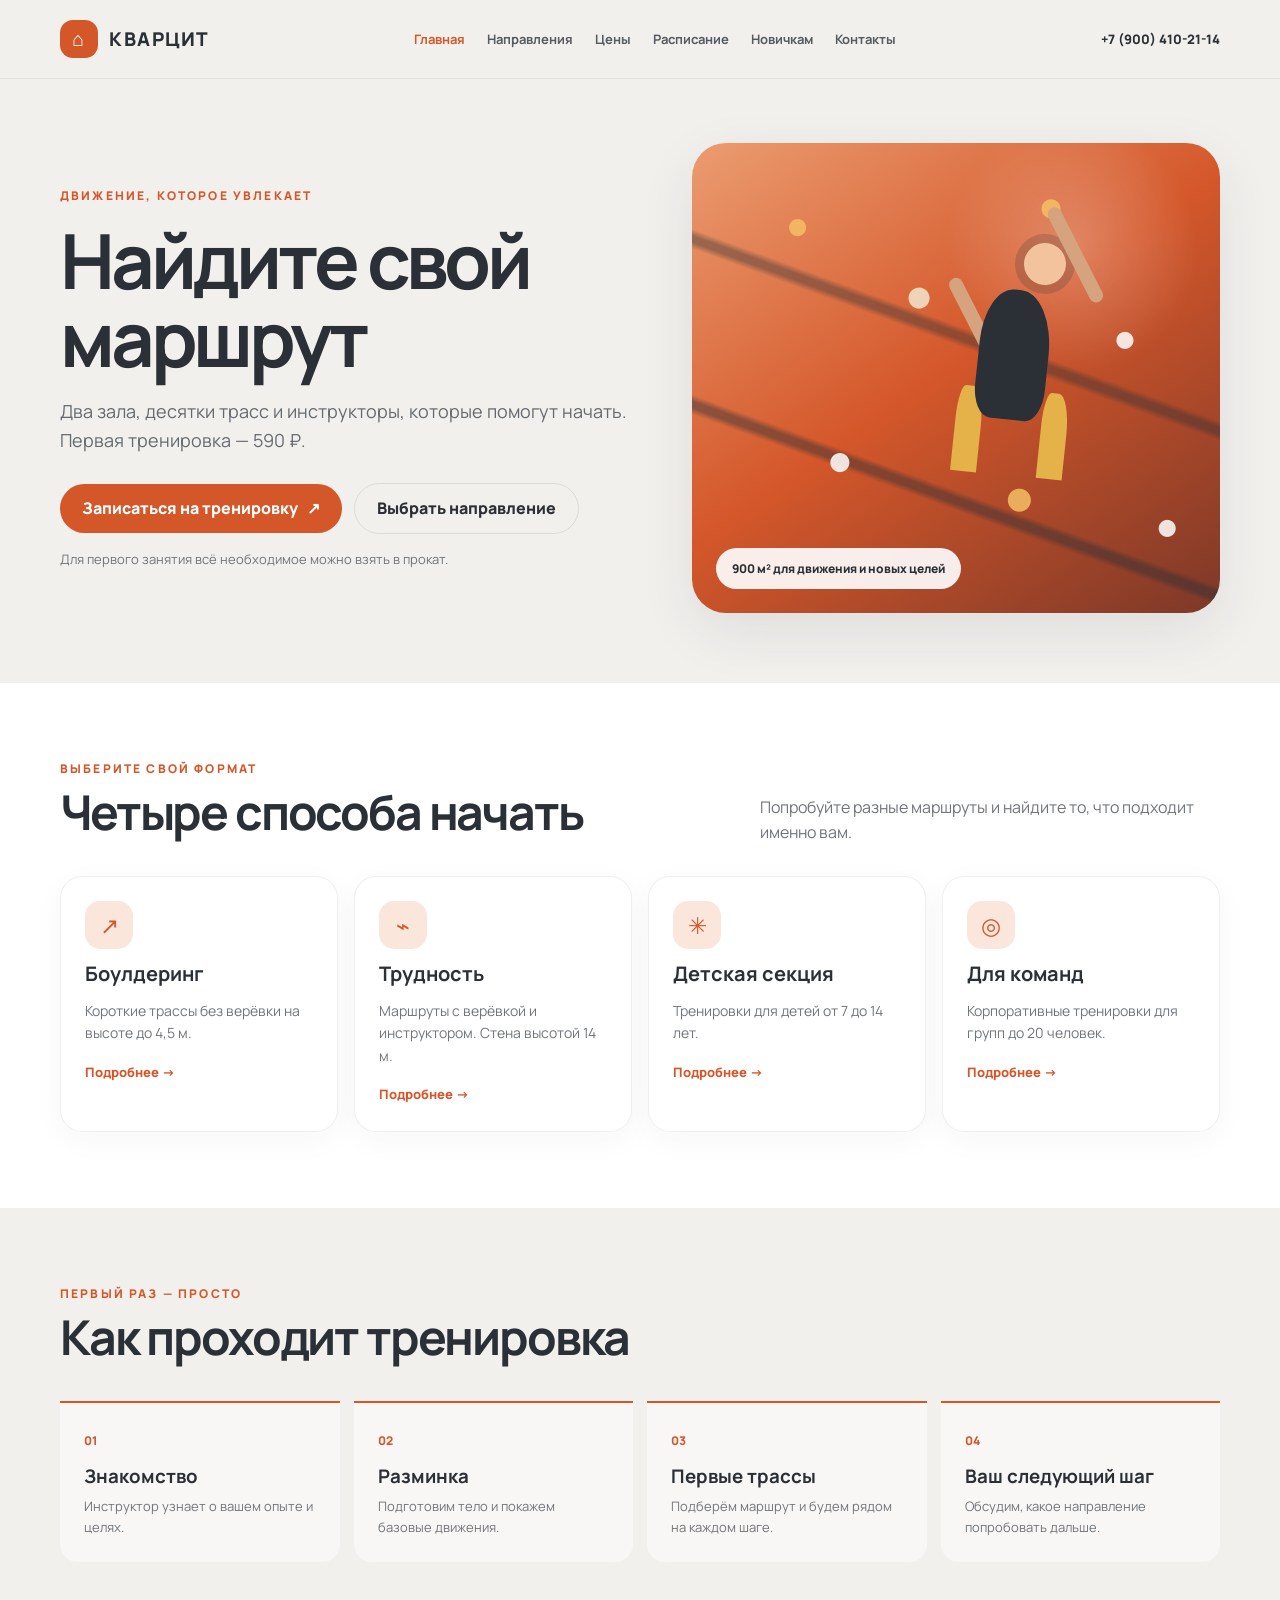
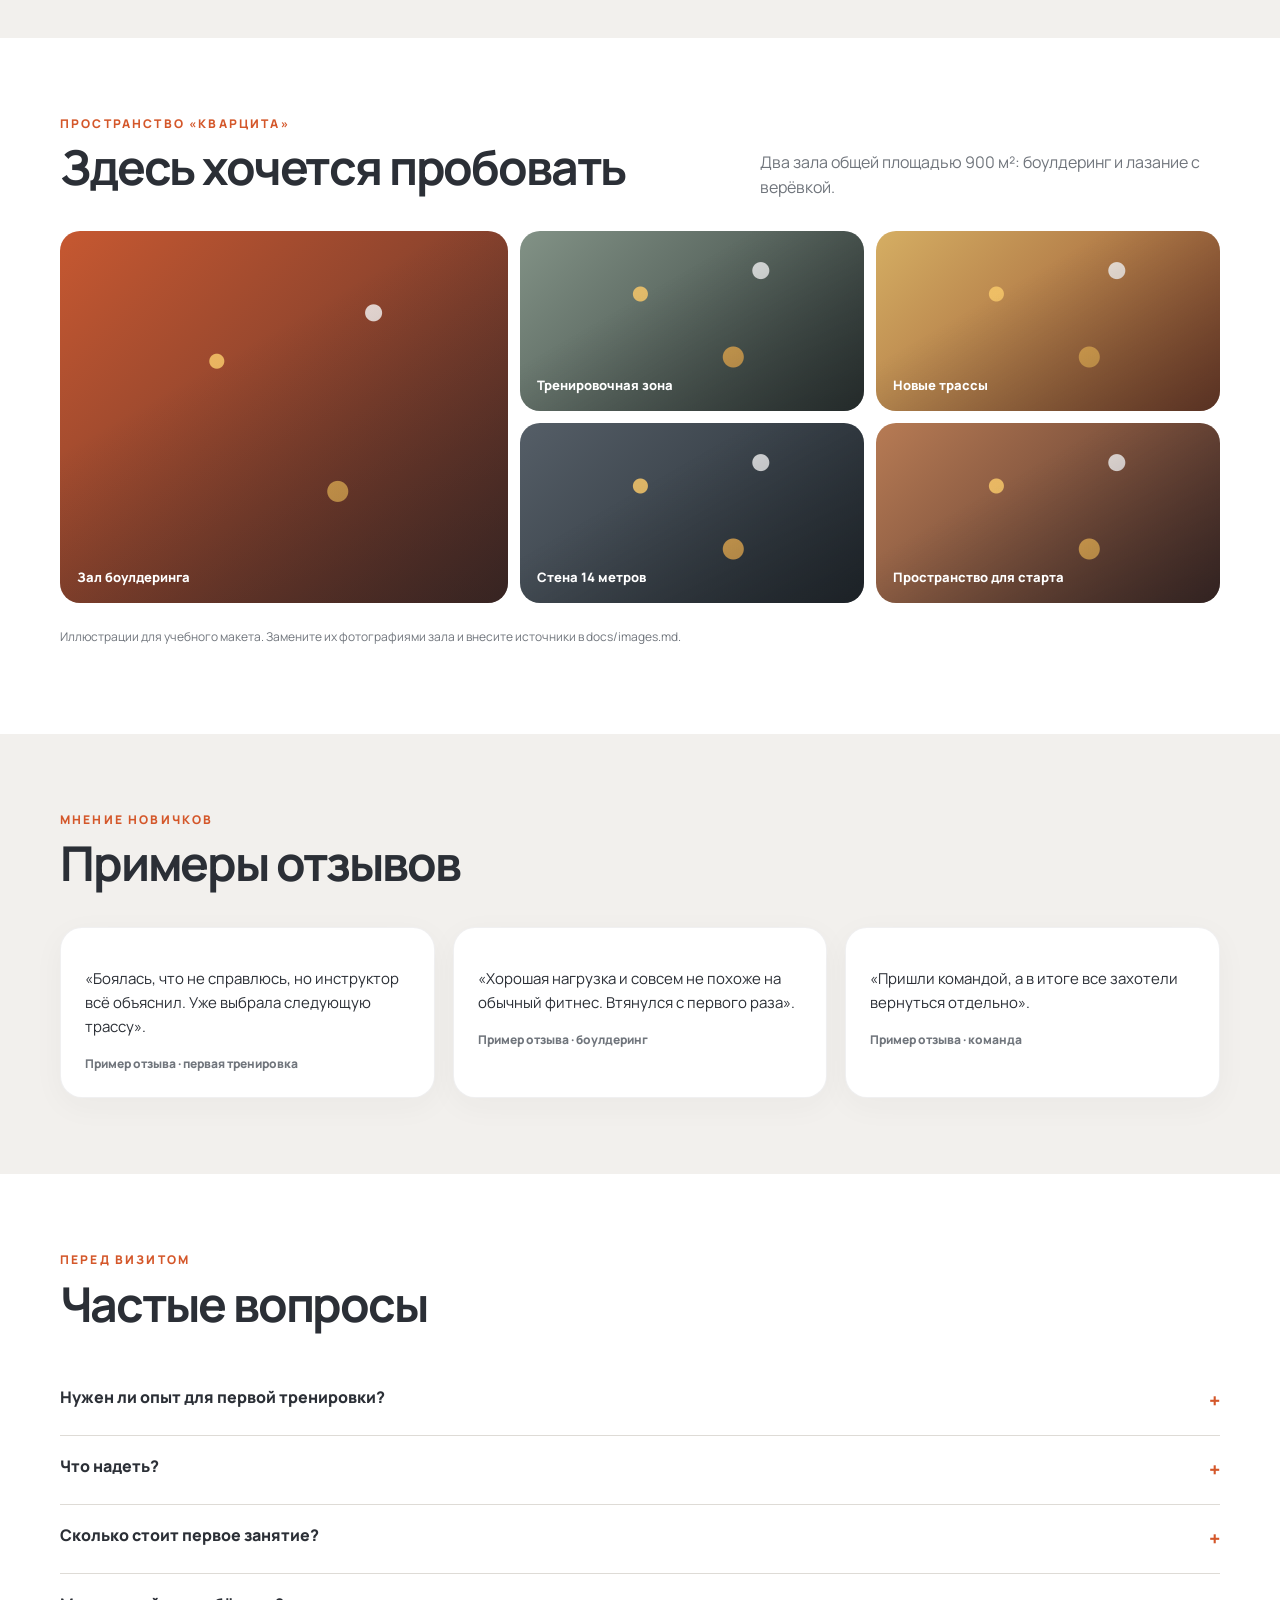
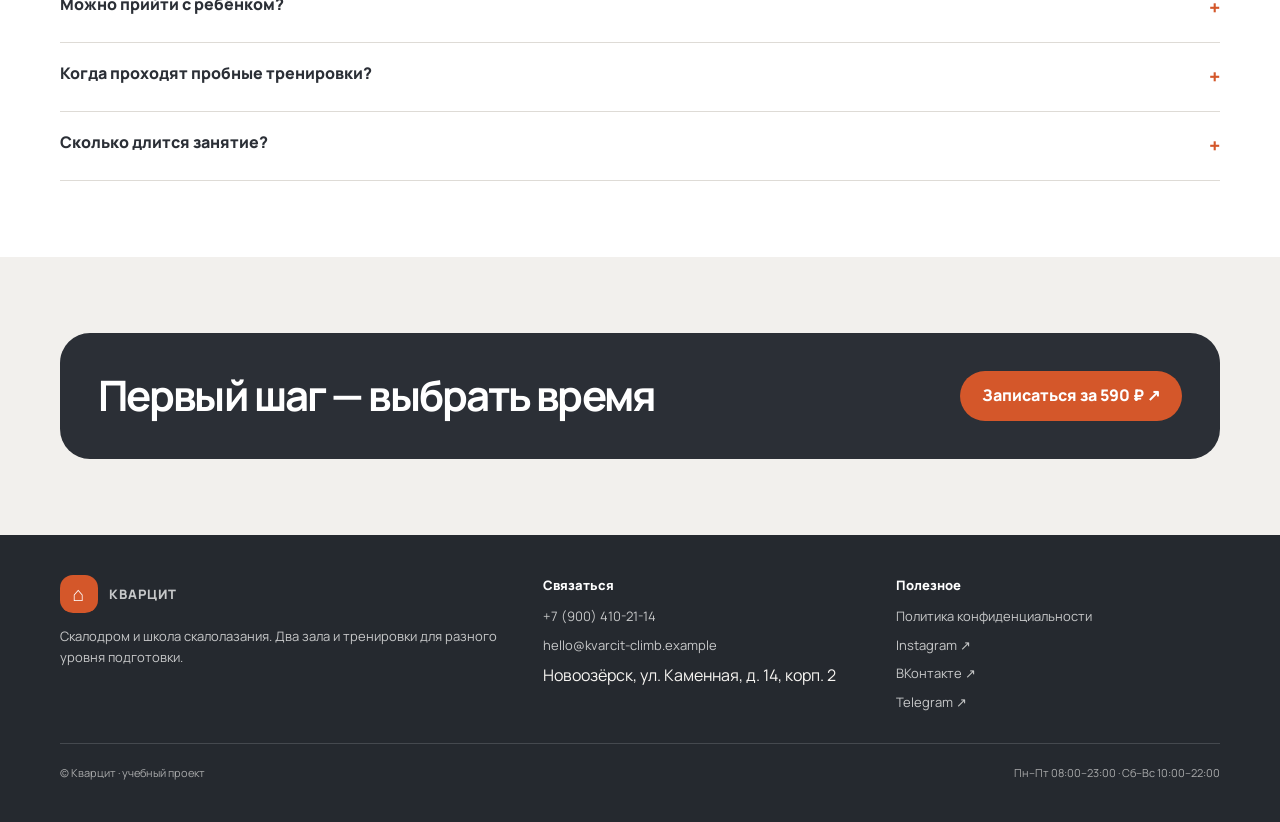
<file: index.html>
<!doctype html><html lang="ru"><head><meta charset="utf-8"><meta name="viewport" content="width=device-width,initial-scale=1"><title>Скалодром «Кварцит» — первая тренировка за 590 ₽</title><meta name="description" content="Боулдеринг, лазание с верёвкой и тренировки для детей в скалодроме «Кварцит». Запишитесь на первую тренировку с инструктором за 590 ₽."><meta property="og:title" content="Скалодром «Кварцит» — первая тренировка за 590 ₽"><meta property="og:description" content="Зал боулдеринга и маршруты с верёвкой. Начните с тренировки с инструктором."><meta property="og:image" content="img/og.png"><link rel="icon" href="img/favicon.svg" type="image/svg+xml"><link rel="stylesheet" href="css/style.css"><script defer src="js/config.js"></script><script defer src="js/analytics.js"></script><script defer src="js/site.js"></script></head><body><a class="skip-link" href="#main">К содержанию</a><header class="site-header"><div class="wrap header-row"><a class="brand" href="index.html"><span class="brand-mark">⌂</span> КВАРЦИТ</a><button class="menu-toggle" aria-expanded="false" aria-label="Открыть меню">Меню</button><nav class="nav" aria-label="Основная навигация"><a aria-current="page" href="index.html">Главная</a><a href="programs.html">Направления</a><a href="prices.html">Цены</a><a href="schedule.html">Расписание</a><a href="first-visit.html">Новичкам</a><a href="contacts.html">Контакты</a></nav><a class="header-phone" href="tel:+79004102114" data-event="contact_click" data-contact-type="phone">+7 (900) 410-21-14</a></div></header><main id="main"><section class="hero"><div class="wrap hero-grid"><div><div class="eyebrow">Движение, которое увлекает</div><h1>Найдите свой маршрут</h1><p>Два зала, десятки трасс и инструкторы, которые помогут начать. Первая тренировка — 590 ₽.</p><div class="hero-actions"><a class="button" href="contacts.html" data-event="cta_click" data-button-name="hero_trial" data-page-section="hero">Записаться на тренировку <span>↗</span></a><a class="button secondary" href="programs.html" data-event="view_program" data-program-name="all">Выбрать направление</a></div><div class="hero-note">Для первого занятия всё необходимое можно взять в прокат.</div></div><div class="hero-art" role="img" aria-label="Иллюстрация скалолаза на терракотовой стене"><div class="wall-holds"></div><div class="climber"><i class="climber-limb"></i></div><div class="art-label">900 м² для движения и новых целей</div></div></div></section><section class="section white"><div class="wrap"><div class="section-heading"><div><div class="eyebrow">Выберите свой формат</div><h2>Четыре способа начать</h2></div><p>Попробуйте разные маршруты и найдите то, что подходит именно вам.</p></div><div class="grid-4"><article class="card"><div class="card-icon">↗</div><h3>Боулдеринг</h3><p>Короткие трассы без верёвки на высоте до 4,5 м.</p><a class="text-link" href="programs.html#bouldering" data-event="view_program" data-program-name="bouldering">Подробнее →</a></article><article class="card"><div class="card-icon">⌁</div><h3>Трудность</h3><p>Маршруты с верёвкой и инструктором. Стена высотой 14 м.</p><a class="text-link" href="programs.html#top-rope" data-event="view_program" data-program-name="top_rope">Подробнее →</a></article><article class="card"><div class="card-icon">✳</div><h3>Детская секция</h3><p>Тренировки для детей от 7 до 14 лет.</p><a class="text-link" href="programs.html#kids" data-event="view_program" data-program-name="kids">Подробнее →</a></article><article class="card"><div class="card-icon">◎</div><h3>Для команд</h3><p>Корпоративные тренировки для групп до 20 человек.</p><a class="text-link" href="programs.html#corporate" data-event="view_program" data-program-name="corporate">Подробнее →</a></article></div></div></section><section class="section"><div class="wrap"><div class="section-heading"><div><div class="eyebrow">Первый раз — просто</div><h2>Как проходит тренировка</h2></div></div><div class="steps"><div class="step"><h3>Знакомство</h3><p>Инструктор узнает о вашем опыте и целях.</p></div><div class="step"><h3>Разминка</h3><p>Подготовим тело и покажем базовые движения.</p></div><div class="step"><h3>Первые трассы</h3><p>Подберём маршрут и будем рядом на каждом шаге.</p></div><div class="step"><h3>Ваш следующий шаг</h3><p>Обсудим, какое направление попробовать дальше.</p></div></div></div></section><section class="section white"><div class="wrap"><div class="section-heading"><div><div class="eyebrow">Пространство «Кварцита»</div><h2>Здесь хочется пробовать</h2></div><p>Два зала общей площадью 900 м²: боулдеринг и лазание с верёвкой.</p></div><div class="gallery" data-gallery><div class="gallery-tile" role="img" aria-label="Иллюстрация зала боулдеринга"><span>Зал боулдеринга</span></div><div class="gallery-tile" role="img" aria-label="Иллюстрация тренировочной зоны"><span>Тренировочная зона</span></div><div class="gallery-tile" role="img" aria-label="Иллюстрация зацепов"><span>Новые трассы</span></div><div class="gallery-tile" role="img" aria-label="Иллюстрация стены для лазания"><span>Стена 14 метров</span></div><div class="gallery-tile" role="img" aria-label="Иллюстрация зала"><span>Пространство для старта</span></div><div class="gallery-tile" role="img" aria-label="Иллюстрация скалодрома"><span>Встречаемся на стене</span></div></div><p class="hint">Иллюстрации для учебного макета. Замените их фотографиями зала и внесите источники в docs/images.md.</p></div></section><section class="section"><div class="wrap"><div class="section-heading"><div><div class="eyebrow">Мнение новичков</div><h2>Примеры отзывов</h2></div></div><div class="grid-3"><article class="card"><p class="quote">«Боялась, что не справлюсь, но инструктор всё объяснил. Уже выбрала следующую трассу».</p><div class="quote-by">Пример отзыва · первая тренировка</div></article><article class="card"><p class="quote">«Хорошая нагрузка и совсем не похоже на обычный фитнес. Втянулся с первого раза».</p><div class="quote-by">Пример отзыва · боулдеринг</div></article><article class="card"><p class="quote">«Пришли командой, а в итоге все захотели вернуться отдельно».</p><div class="quote-by">Пример отзыва · команда</div></article></div></div></section><section class="section white"><div class="wrap"><div class="section-heading"><div><div class="eyebrow">Перед визитом</div><h2>Частые вопросы</h2></div></div><details class="faq-item"><summary data-event="faq_open" data-question-id="faq_1">Нужен ли опыт для первой тренировки?</summary><p>Нет. Инструктор подберёт маршрут и объяснит основы. Пробные тренировки проходят ежедневно.</p></details><details class="faq-item"><summary data-event="faq_open" data-question-id="faq_2">Что надеть?</summary><p>Удобную спортивную одежду. Скальные туфли можно взять в прокат за 200 ₽.</p></details><details class="faq-item"><summary data-event="faq_open" data-question-id="faq_3">Сколько стоит первое занятие?</summary><p>Первая тренировка с инструктором стоит 590 ₽ по акции. Обычная цена — 1 200 ₽.</p></details><details class="faq-item"><summary data-event="faq_open" data-question-id="faq_4">Можно прийти с ребёнком?</summary><p>Для детей от 7 до 14 лет есть отдельная секция. Подробности расскажем при записи.</p></details><details class="faq-item"><summary data-event="faq_open" data-question-id="faq_5">Когда проходят пробные тренировки?</summary><p>Каждый день в 11:00, 17:00, 19:00 и 20:30.</p></details><details class="faq-item"><summary data-event="faq_open" data-question-id="faq_6">Сколько длится занятие?</summary><p>Продолжительность в задании не указана. Уточните удобное время у администратора при записи.</p></details></div></section><section class="section"><div class="wrap banner"><h2>Первый шаг — выбрать время</h2><a class="button" href="contacts.html" data-event="cta_click" data-button-name="home_final" data-page-section="final_cta">Записаться за 590 ₽ ↗</a></div></section></main><footer class="site-footer"><div class="wrap"><div class="footer-row"><div><a class="brand" href="index.html"><span class="brand-mark">⌂</span> КВАРЦИТ</a><p>Скалодром и школа скалолазания. Два зала и тренировки для разного уровня подготовки.</p></div><div><div class="footer-title">Связаться</div><div class="footer-links"><a href="tel:+79004102114" data-event="contact_click" data-contact-type="phone">+7 (900) 410-21-14</a><a href="mailto:hello@kvarcit-climb.example" data-event="contact_click" data-contact-type="email">hello@kvarcit-climb.example</a><span>Новоозёрск, ул. Каменная, д. 14, корп. 2</span></div></div><div><div class="footer-title">Полезное</div><div class="footer-links"><a href="privacy.html">Политика конфиденциальности</a><a href="https://instagram.com/" target="_blank" rel="noopener" data-event="social_click" data-network="instagram" data-page-section="footer">Instagram ↗</a><a href="https://vk.com/" target="_blank" rel="noopener" data-event="social_click" data-network="vk" data-page-section="footer">ВКонтакте ↗</a><a href="https://t.me/" target="_blank" rel="noopener" data-event="social_click" data-network="telegram" data-page-section="footer">Telegram ↗</a></div></div></div><div class="footer-bottom"><span>© Кварцит · учебный проект</span><span>Пн–Пт 08:00–23:00 · Сб–Вс 10:00–22:00</span></div></div></footer></body></html>
</file>
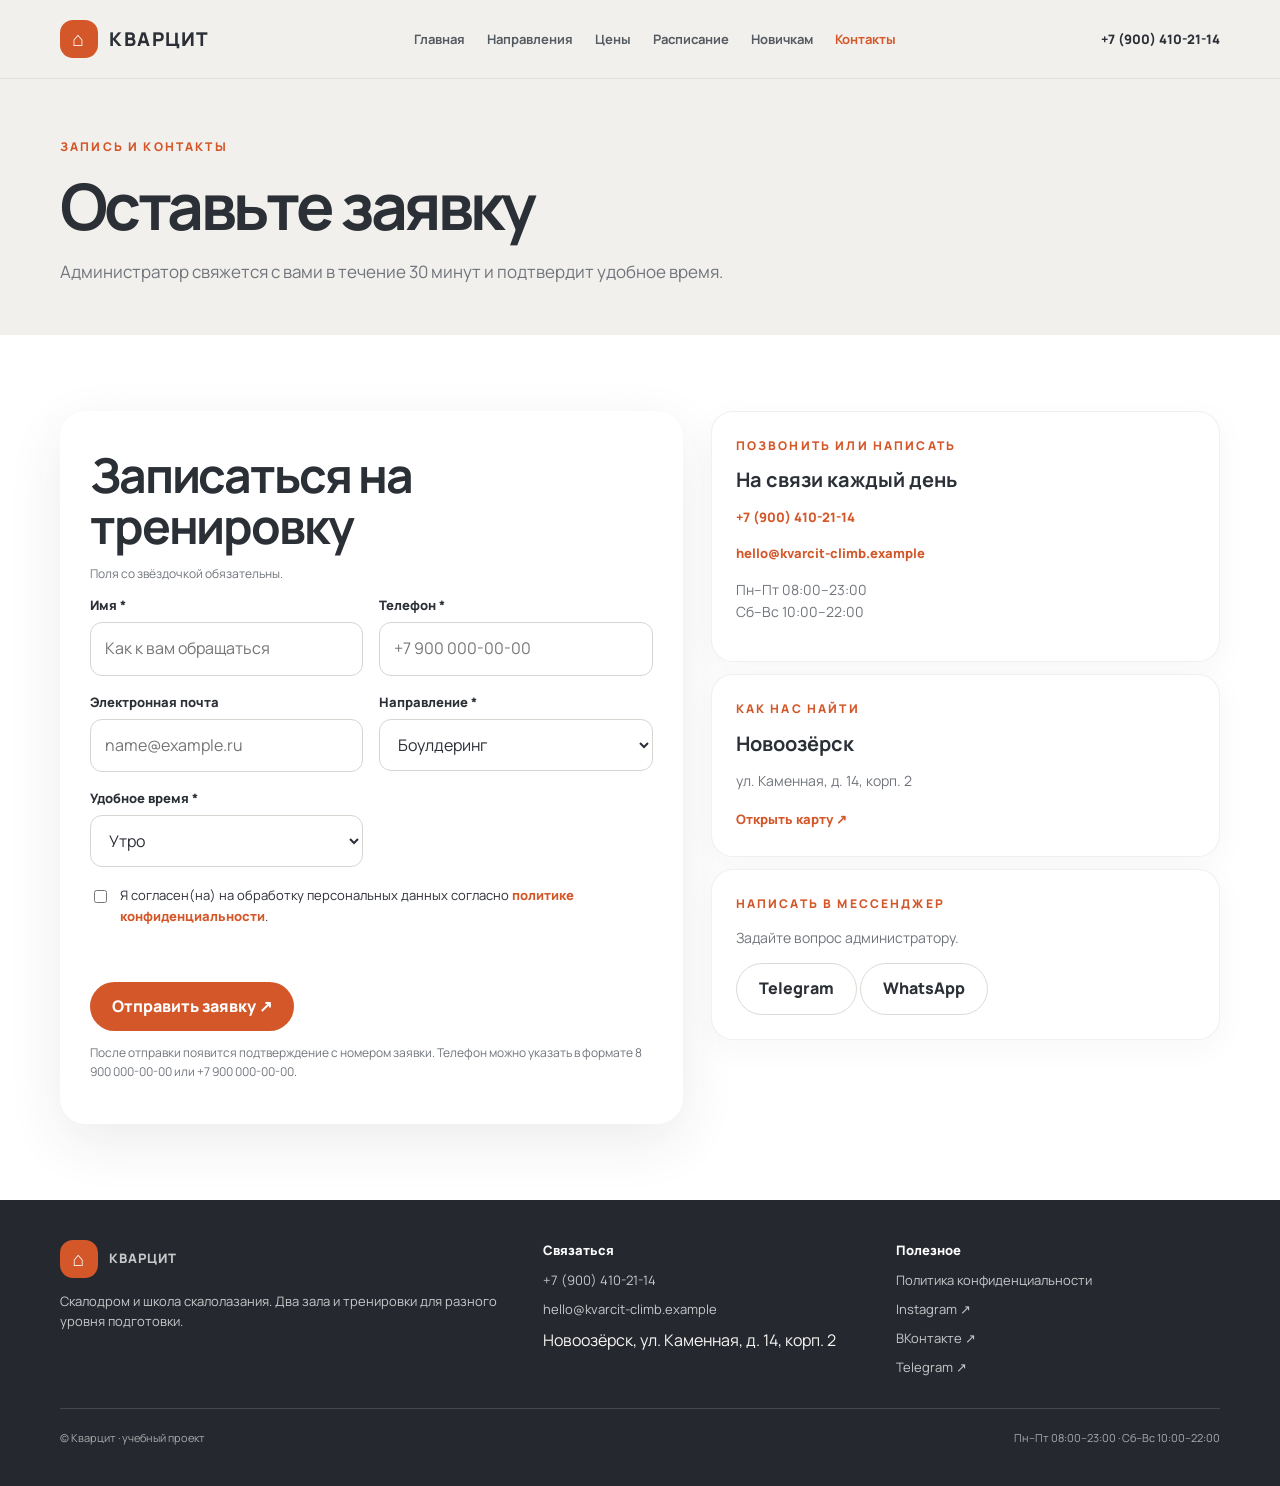
<file: contacts.html>
<!doctype html><html lang="ru"><head><meta charset="utf-8"><meta name="viewport" content="width=device-width,initial-scale=1"><title>Запись и контакты скалодрома «Кварцит»</title><meta name="description" content="Оставьте заявку на тренировку. Администратор свяжется с вами в течение 30 минут."><meta property="og:title" content="Запись и контакты скалодрома «Кварцит»"><meta property="og:description" content="Оставьте заявку на тренировку. Администратор свяжется с вами в течение 30 минут."><meta property="og:image" content="img/og.png"><link rel="icon" href="img/favicon.svg" type="image/svg+xml"><link rel="stylesheet" href="css/style.css"><script defer src="js/config.js"></script><script defer src="js/analytics.js"></script><script defer src="js/site.js"></script></head><body><a class="skip-link" href="#main">К содержанию</a><header class="site-header"><div class="wrap header-row"><a class="brand" href="index.html"><span class="brand-mark">⌂</span> КВАРЦИТ</a><button class="menu-toggle" aria-expanded="false" aria-label="Открыть меню">Меню</button><nav class="nav" aria-label="Основная навигация"><a  href="index.html">Главная</a><a  href="programs.html">Направления</a><a  href="prices.html">Цены</a><a  href="schedule.html">Расписание</a><a  href="first-visit.html">Новичкам</a><a aria-current=page href="contacts.html">Контакты</a></nav><a class="header-phone" href="tel:+79004102114" data-event="contact_click" data-contact-type="phone">+7 (900) 410-21-14</a></div></header><main id="main"><section class="page-hero"><div class="wrap"><div class="eyebrow">Запись и контакты</div><h1>Оставьте заявку</h1><p>Администратор свяжется с вами в течение 30 минут и подтвердит удобное время.</p></div></section><section class="section white"><div class="wrap contact-layout"><form class="form-card" id="lead-form" novalidate><h2>Записаться на тренировку</h2><p class="hint">Поля со звёздочкой обязательны.</p><div class="form-grid"><div class="field"><label for="name">Имя *</label><input id="name" name="name" required minlength="2" maxlength="60" autocomplete="name" placeholder="Как к вам обращаться"></div><div class="field"><label for="phone">Телефон *</label><input id="phone" name="phone" type="tel" required autocomplete="tel" placeholder="+7 900 000-00-00"></div><div class="field"><label for="email">Электронная почта</label><input id="email" name="email" type="email" autocomplete="email" placeholder="name@example.ru"></div><div class="field"><label for="direction">Направление *</label><select id="direction" name="direction" required><option value="bouldering">Боулдеринг</option><option value="top_rope">Трудность с верёвкой</option><option value="kids">Детская секция 7–14 лет</option><option value="corporate">Корпоративная тренировка</option></select></div><div class="field"><label for="preferred_time">Удобное время *</label><select id="preferred_time" name="preferred_time" required><option value="morning">Утро</option><option value="day">День</option><option value="evening">Вечер</option><option value="weekend">Выходные</option></select></div></div><input type="hidden" name="request_id"><input type="hidden" name="utm_source"><input type="hidden" name="utm_medium"><input type="hidden" name="utm_campaign"><input type="hidden" name="utm_content"><label class="consent"><input type="checkbox" name="consent" required><span>Я согласен(на) на обработку персональных данных согласно <a class="text-link" href="privacy.html">политике конфиденциальности</a>.</span></label><p class="form-message" role="status" aria-live="polite"></p><button type="submit">Отправить заявку ↗</button><p class="hint">После отправки появится подтверждение с номером заявки. Телефон можно указать в формате 8 900 000-00-00 или +7 900 000-00-00.</p></form><div class="contact-info"><div class="card"><div class="eyebrow">Позвонить или написать</div><h3>На связи каждый день</h3><p><a class="text-link" href="tel:+79004102114" data-event="contact_click" data-contact-type="phone">+7 (900) 410-21-14</a></p><p><a class="text-link" href="mailto:hello@kvarcit-climb.example" data-event="contact_click" data-contact-type="email">hello@kvarcit-climb.example</a></p><p>Пн–Пт 08:00–23:00<br>Сб–Вс 10:00–22:00</p></div><div class="card"><div class="eyebrow">Как нас найти</div><h3>Новоозёрск</h3><p>ул. Каменная, д. 14, корп. 2</p><a class="text-link" href="https://maps.google.com/?q=Новоозёрск+ул.+Каменная+14" target="_blank" rel="noopener" data-event="map_open" data-map-service="google">Открыть карту ↗</a></div><div class="card"><div class="eyebrow">Написать в мессенджер</div><p>Задайте вопрос администратору.</p><a class="button secondary" href="https://t.me/" target="_blank" rel="noopener" data-event="messenger_click" data-messenger="telegram">Telegram</a> <a class="button secondary" href="https://wa.me/79004102114" target="_blank" rel="noopener" data-event="messenger_click" data-messenger="whatsapp">WhatsApp</a></div></div></div></section></main><footer class="site-footer"><div class="wrap"><div class="footer-row"><div><a class="brand" href="index.html"><span class="brand-mark">⌂</span> КВАРЦИТ</a><p>Скалодром и школа скалолазания. Два зала и тренировки для разного уровня подготовки.</p></div><div><div class="footer-title">Связаться</div><div class="footer-links"><a href="tel:+79004102114" data-event="contact_click" data-contact-type="phone">+7 (900) 410-21-14</a><a href="mailto:hello@kvarcit-climb.example" data-event="contact_click" data-contact-type="email">hello@kvarcit-climb.example</a><span>Новоозёрск, ул. Каменная, д. 14, корп. 2</span></div></div><div><div class="footer-title">Полезное</div><div class="footer-links"><a href="privacy.html">Политика конфиденциальности</a><a href="https://instagram.com/" target="_blank" rel="noopener" data-event="social_click" data-network="instagram" data-page-section="footer">Instagram ↗</a><a href="https://vk.com/" target="_blank" rel="noopener" data-event="social_click" data-network="vk" data-page-section="footer">ВКонтакте ↗</a><a href="https://t.me/" target="_blank" rel="noopener" data-event="social_click" data-network="telegram" data-page-section="footer">Telegram ↗</a></div></div></div><div class="footer-bottom"><span>© Кварцит · учебный проект</span><span>Пн–Пт 08:00–23:00 · Сб–Вс 10:00–22:00</span></div></div></footer></body></html>
</file>
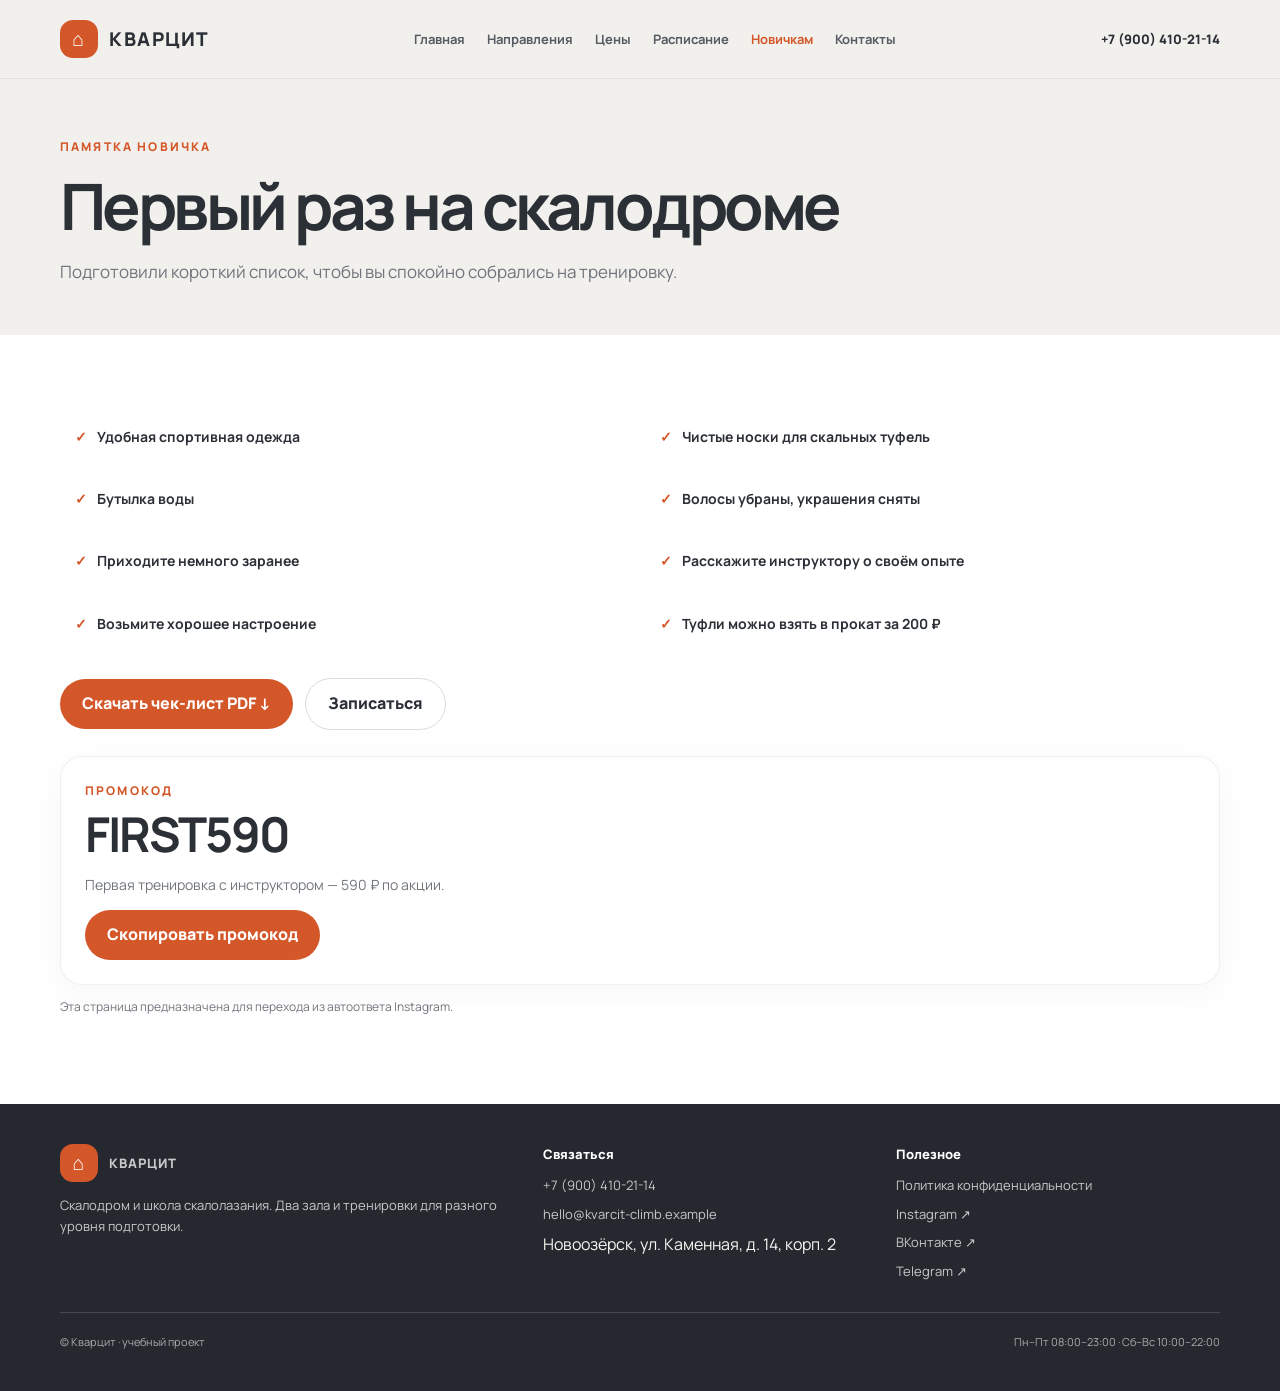
<file: first-visit.html>
<!doctype html><html lang="ru"><head><meta charset="utf-8"><meta name="viewport" content="width=device-width,initial-scale=1"><title>Памятка новичка — скалодром «Кварцит»</title><meta name="description" content="Что взять на первую тренировку, чек-лист и промокод FIRST590."><meta property="og:title" content="Памятка новичка — скалодром «Кварцит»"><meta property="og:description" content="Что взять на первую тренировку, чек-лист и промокод FIRST590."><meta property="og:image" content="img/og.png"><link rel="icon" href="img/favicon.svg" type="image/svg+xml"><link rel="stylesheet" href="css/style.css"><script defer src="js/config.js"></script><script defer src="js/analytics.js"></script><script defer src="js/site.js"></script></head><body><a class="skip-link" href="#main">К содержанию</a><header class="site-header"><div class="wrap header-row"><a class="brand" href="index.html"><span class="brand-mark">⌂</span> КВАРЦИТ</a><button class="menu-toggle" aria-expanded="false" aria-label="Открыть меню">Меню</button><nav class="nav" aria-label="Основная навигация"><a  href="index.html">Главная</a><a  href="programs.html">Направления</a><a  href="prices.html">Цены</a><a  href="schedule.html">Расписание</a><a aria-current=page href="first-visit.html">Новичкам</a><a  href="contacts.html">Контакты</a></nav><a class="header-phone" href="tel:+79004102114" data-event="contact_click" data-contact-type="phone">+7 (900) 410-21-14</a></div></header><main id="main"><section class="page-hero"><div class="wrap"><div class="eyebrow">Памятка новичка</div><h1>Первый раз на скалодроме</h1><p>Подготовили короткий список, чтобы вы спокойно собрались на тренировку.</p></div></section><section class="section white"><div class="wrap"><div class="checklist"><div class="check">Удобная спортивная одежда</div><div class="check">Чистые носки для скальных туфель</div><div class="check">Бутылка воды</div><div class="check">Волосы убраны, украшения сняты</div><div class="check">Приходите немного заранее</div><div class="check">Расскажите инструктору о своём опыте</div><div class="check">Возьмите хорошее настроение</div><div class="check">Туфли можно взять в прокат за 200 ₽</div></div><div class="hero-actions"><a class="button" href="files/first-visit-checklist.pdf" download data-event="file_download">Скачать чек-лист PDF ↓</a><a class="button secondary" href="contacts.html" data-event="cta_click" data-button-name="first_visit_cta" data-page-section="checklist">Записаться</a></div><div class="card" style="margin-top:26px"><div class="eyebrow">Промокод</div><h2>FIRST590</h2><p>Первая тренировка с инструктором — 590 ₽ по акции.</p><button type="button" data-copy="FIRST590">Скопировать промокод</button></div><p class="hint">Эта страница предназначена для перехода из автоответа Instagram.</p></div></section></main><footer class="site-footer"><div class="wrap"><div class="footer-row"><div><a class="brand" href="index.html"><span class="brand-mark">⌂</span> КВАРЦИТ</a><p>Скалодром и школа скалолазания. Два зала и тренировки для разного уровня подготовки.</p></div><div><div class="footer-title">Связаться</div><div class="footer-links"><a href="tel:+79004102114" data-event="contact_click" data-contact-type="phone">+7 (900) 410-21-14</a><a href="mailto:hello@kvarcit-climb.example" data-event="contact_click" data-contact-type="email">hello@kvarcit-climb.example</a><span>Новоозёрск, ул. Каменная, д. 14, корп. 2</span></div></div><div><div class="footer-title">Полезное</div><div class="footer-links"><a href="privacy.html">Политика конфиденциальности</a><a href="https://instagram.com/" target="_blank" rel="noopener" data-event="social_click" data-network="instagram" data-page-section="footer">Instagram ↗</a><a href="https://vk.com/" target="_blank" rel="noopener" data-event="social_click" data-network="vk" data-page-section="footer">ВКонтакте ↗</a><a href="https://t.me/" target="_blank" rel="noopener" data-event="social_click" data-network="telegram" data-page-section="footer">Telegram ↗</a></div></div></div><div class="footer-bottom"><span>© Кварцит · учебный проект</span><span>Пн–Пт 08:00–23:00 · Сб–Вс 10:00–22:00</span></div></div></footer></body></html>
</file>
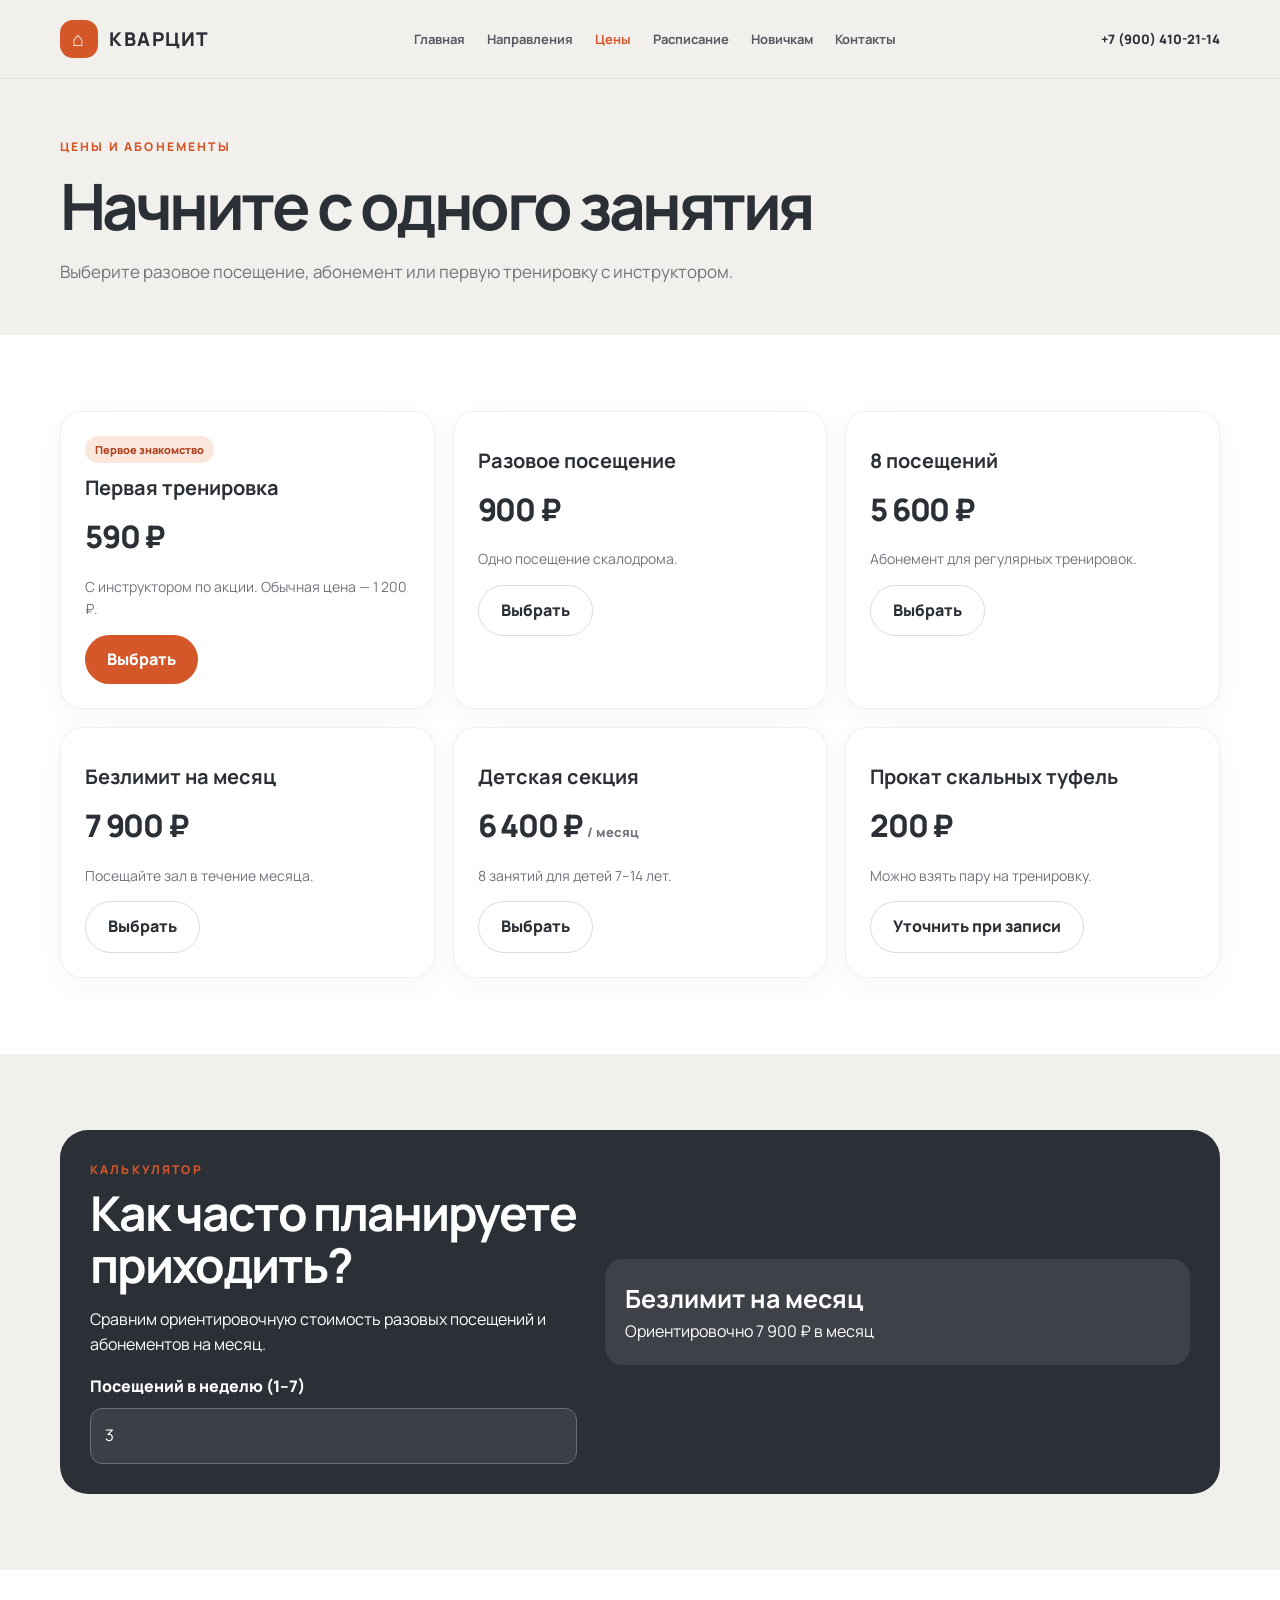
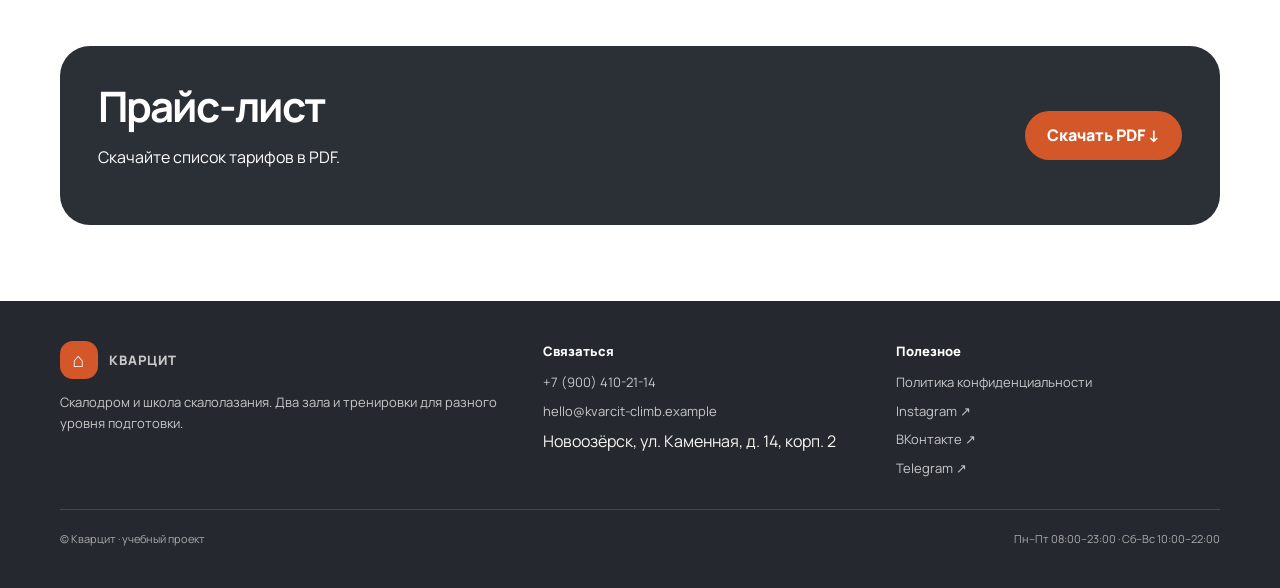
<file: prices.html>
<!doctype html><html lang="ru"><head><meta charset="utf-8"><meta name="viewport" content="width=device-width,initial-scale=1"><title>Цены скалодрома «Кварцит»</title><meta name="description" content="Стоимость первой тренировки, разового посещения, абонементов, детской секции и проката."><meta property="og:title" content="Цены скалодрома «Кварцит»"><meta property="og:description" content="Стоимость первой тренировки, разового посещения, абонементов, детской секции и проката."><meta property="og:image" content="img/og.png"><link rel="icon" href="img/favicon.svg" type="image/svg+xml"><link rel="stylesheet" href="css/style.css"><script defer src="js/config.js"></script><script defer src="js/analytics.js"></script><script defer src="js/site.js"></script></head><body><a class="skip-link" href="#main">К содержанию</a><header class="site-header"><div class="wrap header-row"><a class="brand" href="index.html"><span class="brand-mark">⌂</span> КВАРЦИТ</a><button class="menu-toggle" aria-expanded="false" aria-label="Открыть меню">Меню</button><nav class="nav" aria-label="Основная навигация"><a  href="index.html">Главная</a><a  href="programs.html">Направления</a><a aria-current=page href="prices.html">Цены</a><a  href="schedule.html">Расписание</a><a  href="first-visit.html">Новичкам</a><a  href="contacts.html">Контакты</a></nav><a class="header-phone" href="tel:+79004102114" data-event="contact_click" data-contact-type="phone">+7 (900) 410-21-14</a></div></header><main id="main"><section class="page-hero"><div class="wrap"><div class="eyebrow">Цены и абонементы</div><h1>Начните с одного занятия</h1><p>Выберите разовое посещение, абонемент или первую тренировку с инструктором.</p></div></section><section class="section white"><div class="wrap"><div class="grid-3"><article class="card"><span class="tag">Первое знакомство</span><h3>Первая тренировка</h3><div class="price">590 ₽</div><p>С инструктором по акции. Обычная цена — 1 200 ₽.</p><a class="button" href="contacts.html" data-event="select_tariff" data-tariff-name="trial" data-tariff-price="590">Выбрать</a></article><article class="card"><h3>Разовое посещение</h3><div class="price">900 ₽</div><p>Одно посещение скалодрома.</p><a class="button secondary" href="contacts.html" data-event="select_tariff" data-tariff-name="single" data-tariff-price="900">Выбрать</a></article><article class="card"><h3>8 посещений</h3><div class="price">5 600 ₽</div><p>Абонемент для регулярных тренировок.</p><a class="button secondary" href="contacts.html" data-event="select_tariff" data-tariff-name="8_visits" data-tariff-price="5600">Выбрать</a></article><article class="card"><h3>Безлимит на месяц</h3><div class="price">7 900 ₽</div><p>Посещайте зал в течение месяца.</p><a class="button secondary" href="contacts.html" data-event="select_tariff" data-tariff-name="unlimited" data-tariff-price="7900">Выбрать</a></article><article class="card"><h3>Детская секция</h3><div class="price">6 400 ₽ <small>/ месяц</small></div><p>8 занятий для детей 7–14 лет.</p><a class="button secondary" href="contacts.html?direction=kids" data-event="select_tariff" data-tariff-name="kids" data-tariff-price="6400">Выбрать</a></article><article class="card"><h3>Прокат скальных туфель</h3><div class="price">200 ₽</div><p>Можно взять пару на тренировку.</p><a class="button secondary" href="contacts.html" data-event="cta_click" data-button-name="rental_question" data-page-section="prices">Уточнить при записи</a></article></div></div></section><section class="section"><div class="wrap"><div class="calc"><div><div class="eyebrow">Калькулятор</div><h2>Как часто планируете приходить?</h2><p>Сравним ориентировочную стоимость разовых посещений и абонементов на месяц.</p><label for="visits-per-week">Посещений в неделю (1–7)</label><input id="visits-per-week" type="number" min="1" max="7" value="3"></div><div class="calc-result" id="calc-output" aria-live="polite"></div></div></div></section><section class="section white"><div class="wrap banner"><div><h2>Прайс-лист</h2><p>Скачайте список тарифов в PDF.</p></div><a class="button" href="files/price-2026.pdf" download data-event="file_download">Скачать PDF ↓</a></div></section></main><footer class="site-footer"><div class="wrap"><div class="footer-row"><div><a class="brand" href="index.html"><span class="brand-mark">⌂</span> КВАРЦИТ</a><p>Скалодром и школа скалолазания. Два зала и тренировки для разного уровня подготовки.</p></div><div><div class="footer-title">Связаться</div><div class="footer-links"><a href="tel:+79004102114" data-event="contact_click" data-contact-type="phone">+7 (900) 410-21-14</a><a href="mailto:hello@kvarcit-climb.example" data-event="contact_click" data-contact-type="email">hello@kvarcit-climb.example</a><span>Новоозёрск, ул. Каменная, д. 14, корп. 2</span></div></div><div><div class="footer-title">Полезное</div><div class="footer-links"><a href="privacy.html">Политика конфиденциальности</a><a href="https://instagram.com/" target="_blank" rel="noopener" data-event="social_click" data-network="instagram" data-page-section="footer">Instagram ↗</a><a href="https://vk.com/" target="_blank" rel="noopener" data-event="social_click" data-network="vk" data-page-section="footer">ВКонтакте ↗</a><a href="https://t.me/" target="_blank" rel="noopener" data-event="social_click" data-network="telegram" data-page-section="footer">Telegram ↗</a></div></div></div><div class="footer-bottom"><span>© Кварцит · учебный проект</span><span>Пн–Пт 08:00–23:00 · Сб–Вс 10:00–22:00</span></div></div></footer></body></html>
</file>
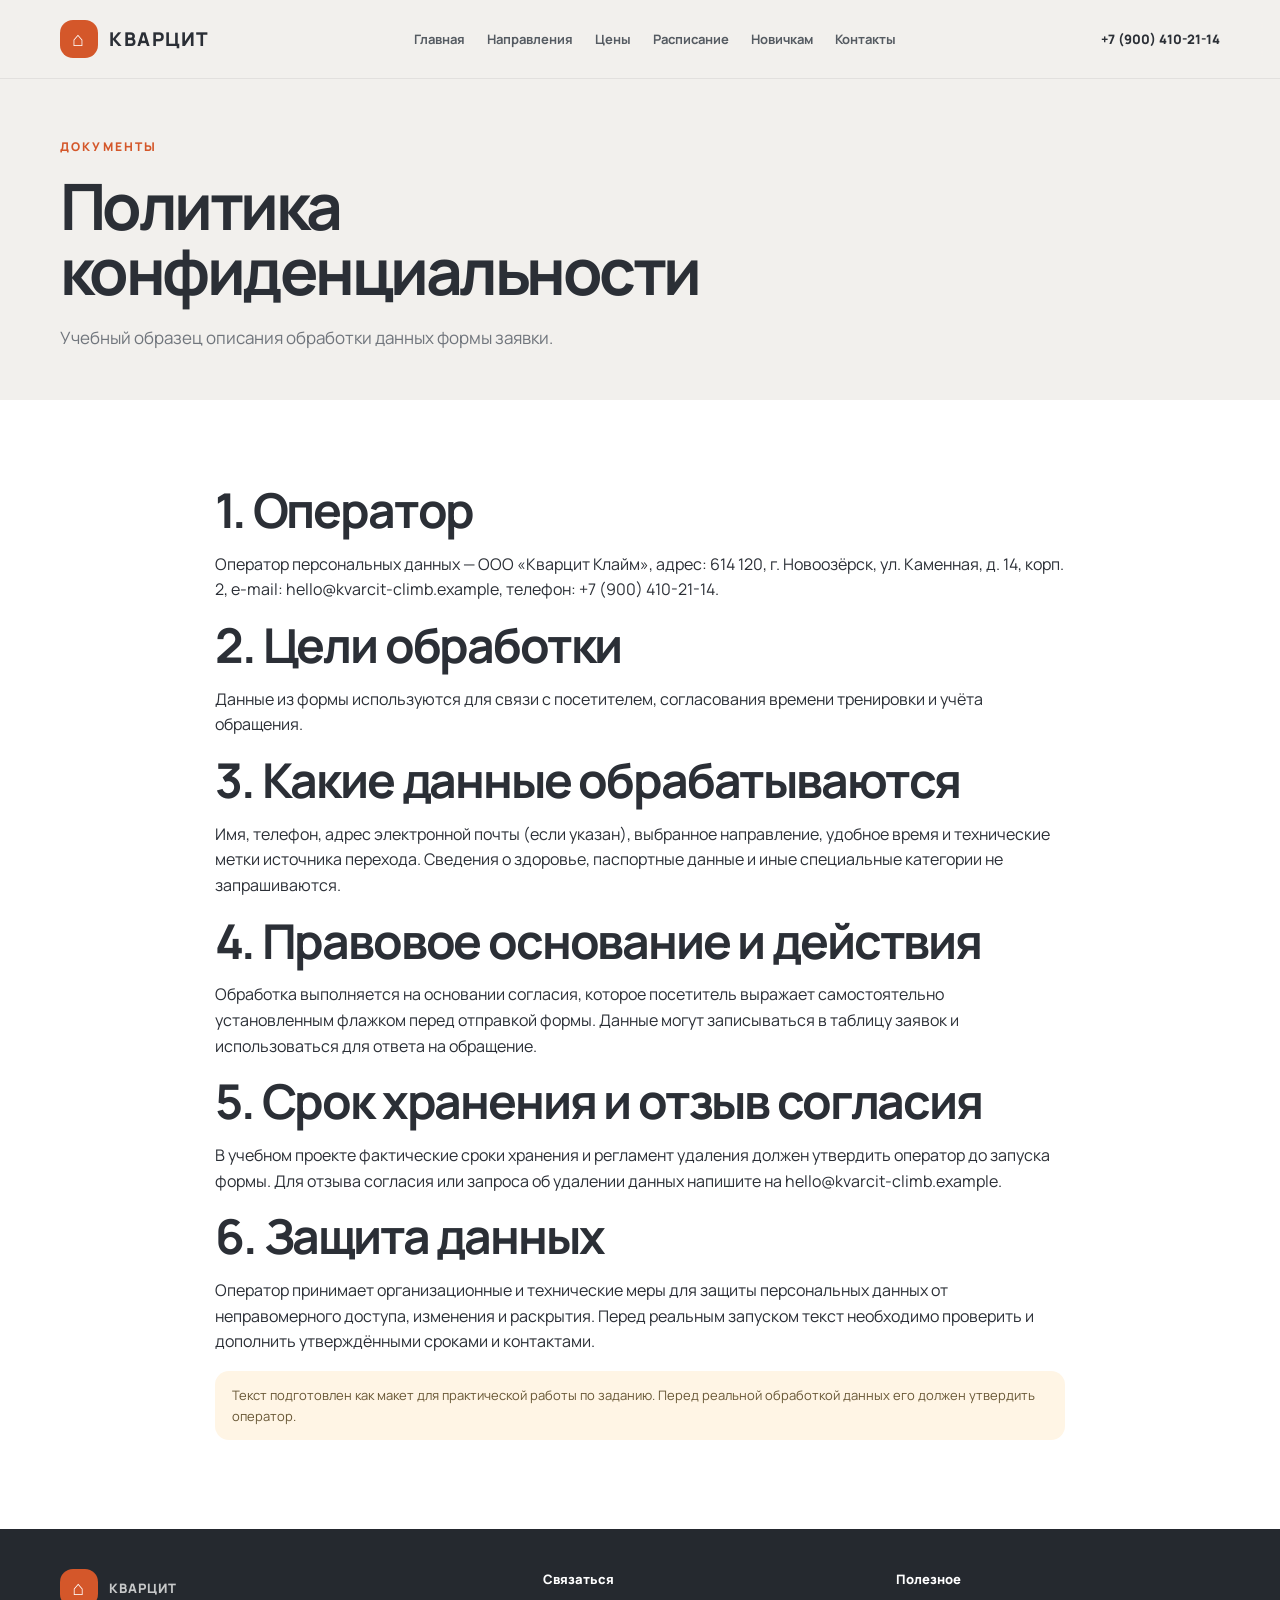
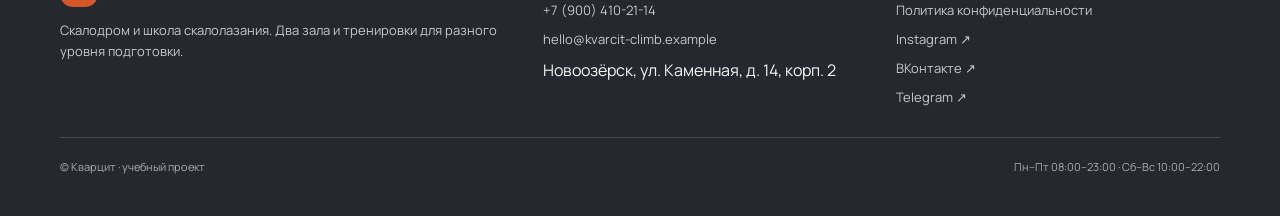
<file: privacy.html>
<!doctype html><html lang="ru"><head><meta charset="utf-8"><meta name="viewport" content="width=device-width,initial-scale=1"><title>Политика конфиденциальности — «Кварцит»</title><meta name="description" content="Политика обработки данных, которые посетитель отправляет через форму заявки."><meta property="og:title" content="Политика конфиденциальности — «Кварцит»"><meta property="og:description" content="Политика обработки данных, которые посетитель отправляет через форму заявки."><meta property="og:image" content="img/og.png"><link rel="icon" href="img/favicon.svg" type="image/svg+xml"><link rel="stylesheet" href="css/style.css"><script defer src="js/config.js"></script><script defer src="js/analytics.js"></script><script defer src="js/site.js"></script></head><body><a class="skip-link" href="#main">К содержанию</a><header class="site-header"><div class="wrap header-row"><a class="brand" href="index.html"><span class="brand-mark">⌂</span> КВАРЦИТ</a><button class="menu-toggle" aria-expanded="false" aria-label="Открыть меню">Меню</button><nav class="nav" aria-label="Основная навигация"><a  href="index.html">Главная</a><a  href="programs.html">Направления</a><a  href="prices.html">Цены</a><a  href="schedule.html">Расписание</a><a  href="first-visit.html">Новичкам</a><a  href="contacts.html">Контакты</a></nav><a class="header-phone" href="tel:+79004102114" data-event="contact_click" data-contact-type="phone">+7 (900) 410-21-14</a></div></header><main id="main"><section class="page-hero"><div class="wrap"><div class="eyebrow">Документы</div><h1>Политика конфиденциальности</h1><p>Учебный образец описания обработки данных формы заявки.</p></div></section><section class="section white"><div class="wrap" style="max-width:850px"><h2>1. Оператор</h2><p>Оператор персональных данных — ООО «Кварцит Клайм», адрес: 614 120, г. Новоозёрск, ул. Каменная, д. 14, корп. 2, e-mail: hello@kvarcit-climb.example, телефон: +7 (900) 410-21-14.</p><h2>2. Цели обработки</h2><p>Данные из формы используются для связи с посетителем, согласования времени тренировки и учёта обращения.</p><h2>3. Какие данные обрабатываются</h2><p>Имя, телефон, адрес электронной почты (если указан), выбранное направление, удобное время и технические метки источника перехода. Сведения о здоровье, паспортные данные и иные специальные категории не запрашиваются.</p><h2>4. Правовое основание и действия</h2><p>Обработка выполняется на основании согласия, которое посетитель выражает самостоятельно установленным флажком перед отправкой формы. Данные могут записываться в таблицу заявок и использоваться для ответа на обращение.</p><h2>5. Срок хранения и отзыв согласия</h2><p>В учебном проекте фактические сроки хранения и регламент удаления должен утвердить оператор до запуска формы. Для отзыва согласия или запроса об удалении данных напишите на hello@kvarcit-climb.example.</p><h2>6. Защита данных</h2><p>Оператор принимает организационные и технические меры для защиты персональных данных от неправомерного доступа, изменения и раскрытия. Перед реальным запуском текст необходимо проверить и дополнить утверждёнными сроками и контактами.</p><p class="notice">Текст подготовлен как макет для практической работы по заданию. Перед реальной обработкой данных его должен утвердить оператор.</p></div></section></main><footer class="site-footer"><div class="wrap"><div class="footer-row"><div><a class="brand" href="index.html"><span class="brand-mark">⌂</span> КВАРЦИТ</a><p>Скалодром и школа скалолазания. Два зала и тренировки для разного уровня подготовки.</p></div><div><div class="footer-title">Связаться</div><div class="footer-links"><a href="tel:+79004102114" data-event="contact_click" data-contact-type="phone">+7 (900) 410-21-14</a><a href="mailto:hello@kvarcit-climb.example" data-event="contact_click" data-contact-type="email">hello@kvarcit-climb.example</a><span>Новоозёрск, ул. Каменная, д. 14, корп. 2</span></div></div><div><div class="footer-title">Полезное</div><div class="footer-links"><a href="privacy.html">Политика конфиденциальности</a><a href="https://instagram.com/" target="_blank" rel="noopener" data-event="social_click" data-network="instagram" data-page-section="footer">Instagram ↗</a><a href="https://vk.com/" target="_blank" rel="noopener" data-event="social_click" data-network="vk" data-page-section="footer">ВКонтакте ↗</a><a href="https://t.me/" target="_blank" rel="noopener" data-event="social_click" data-network="telegram" data-page-section="footer">Telegram ↗</a></div></div></div><div class="footer-bottom"><span>© Кварцит · учебный проект</span><span>Пн–Пт 08:00–23:00 · Сб–Вс 10:00–22:00</span></div></div></footer></body></html>
</file>
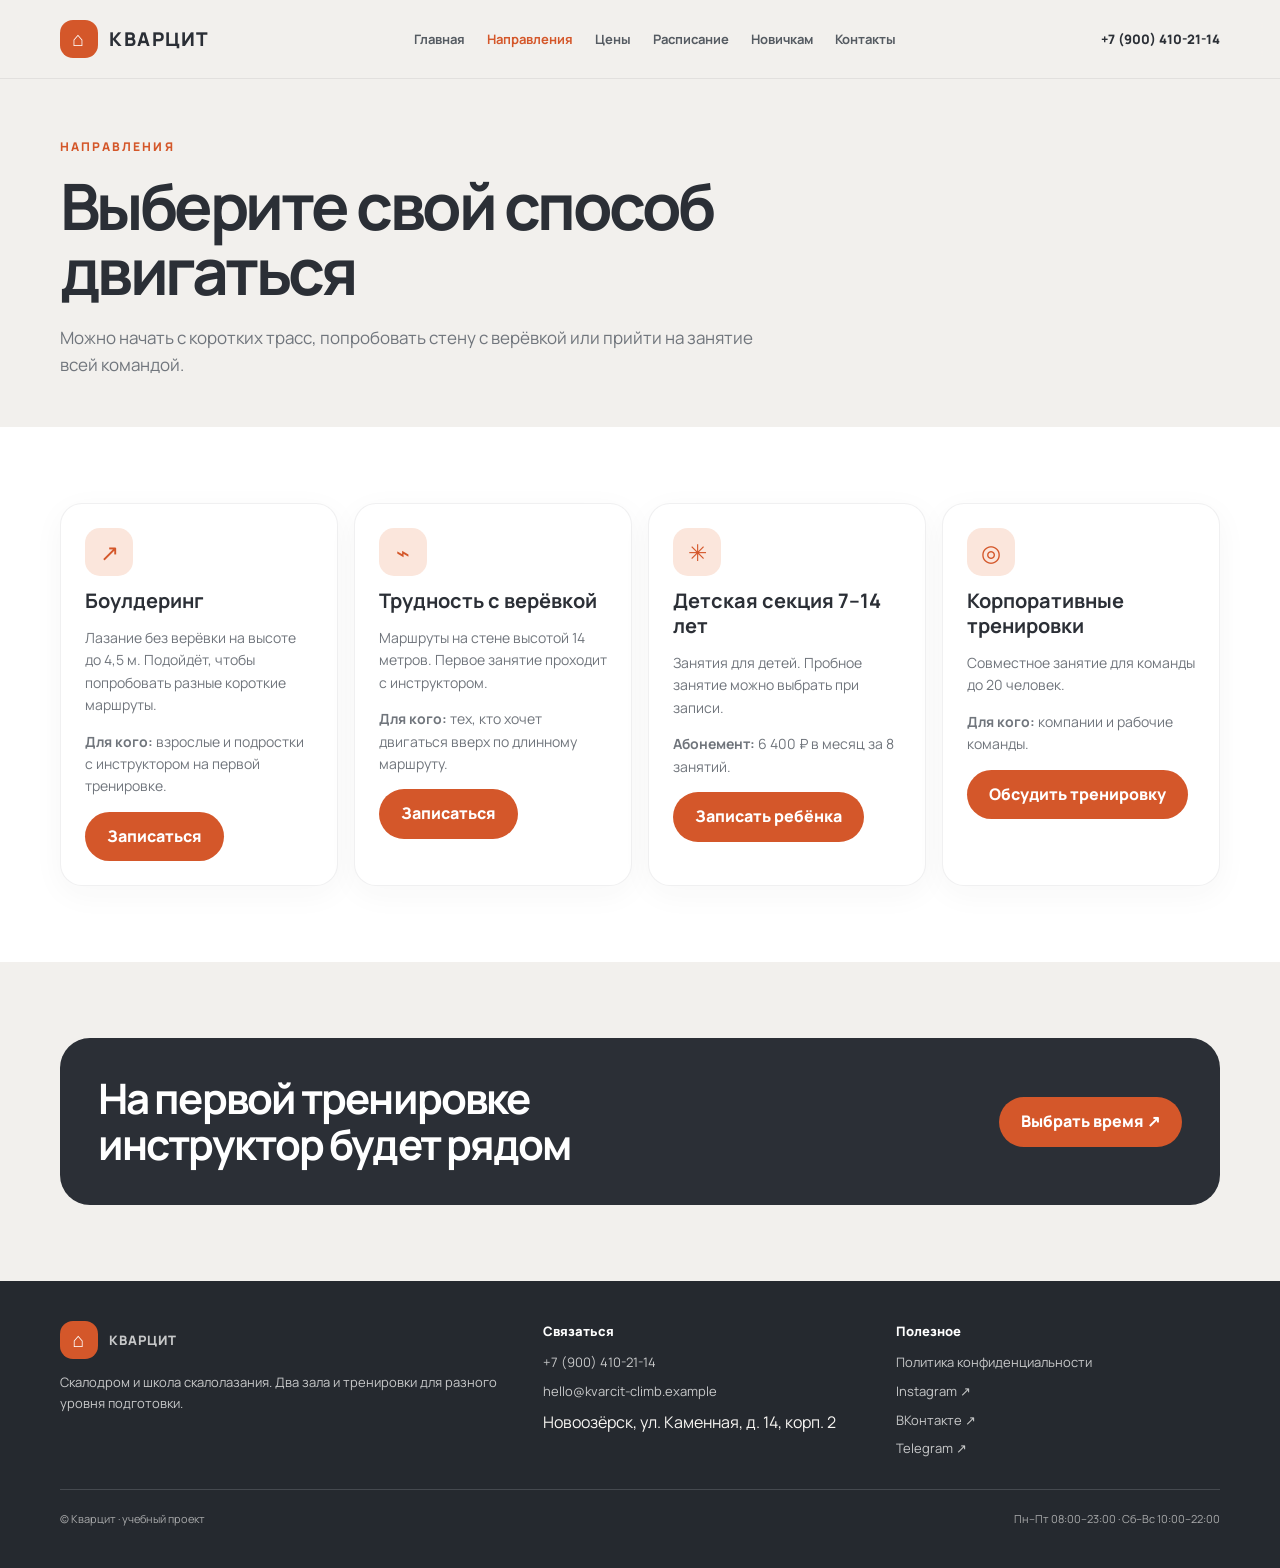
<file: programs.html>
<!doctype html><html lang="ru"><head><meta charset="utf-8"><meta name="viewport" content="width=device-width,initial-scale=1"><title>Направления скалодрома «Кварцит»</title><meta name="description" content="Боулдеринг, лазание с верёвкой, детская секция и корпоративные тренировки. Выберите направление."><meta property="og:title" content="Направления скалодрома «Кварцит»"><meta property="og:description" content="Боулдеринг, лазание с верёвкой, детская секция и корпоративные тренировки. Выберите направление."><meta property="og:image" content="img/og.png"><link rel="icon" href="img/favicon.svg" type="image/svg+xml"><link rel="stylesheet" href="css/style.css"><script defer src="js/config.js"></script><script defer src="js/analytics.js"></script><script defer src="js/site.js"></script></head><body><a class="skip-link" href="#main">К содержанию</a><header class="site-header"><div class="wrap header-row"><a class="brand" href="index.html"><span class="brand-mark">⌂</span> КВАРЦИТ</a><button class="menu-toggle" aria-expanded="false" aria-label="Открыть меню">Меню</button><nav class="nav" aria-label="Основная навигация"><a  href="index.html">Главная</a><a aria-current=page href="programs.html">Направления</a><a  href="prices.html">Цены</a><a  href="schedule.html">Расписание</a><a  href="first-visit.html">Новичкам</a><a  href="contacts.html">Контакты</a></nav><a class="header-phone" href="tel:+79004102114" data-event="contact_click" data-contact-type="phone">+7 (900) 410-21-14</a></div></header><main id="main"><section class="page-hero"><div class="wrap"><div class="eyebrow">Направления</div><h1>Выберите свой способ двигаться</h1><p>Можно начать с коротких трасс, попробовать стену с верёвкой или прийти на занятие всей командой.</p></div></section><section class="section white"><div class="wrap grid-4"><article class="card" id="bouldering"><div class="card-icon">↗</div><h3>Боулдеринг</h3><p>Лазание без верёвки на высоте до 4,5 м. Подойдёт, чтобы попробовать разные короткие маршруты.</p><p><b>Для кого:</b> взрослые и подростки с инструктором на первой тренировке.</p><a class="button" href="contacts.html?direction=bouldering" data-event="cta_click" data-button-name="program_bouldering" data-page-section="programs">Записаться</a></article><article class="card" id="top-rope"><div class="card-icon">⌁</div><h3>Трудность с верёвкой</h3><p>Маршруты на стене высотой 14 метров. Первое занятие проходит с инструктором.</p><p><b>Для кого:</b> тех, кто хочет двигаться вверх по длинному маршруту.</p><a class="button" href="contacts.html?direction=top_rope" data-event="cta_click" data-button-name="program_top_rope" data-page-section="programs">Записаться</a></article><article class="card" id="kids"><div class="card-icon">✳</div><h3>Детская секция 7–14 лет</h3><p>Занятия для детей. Пробное занятие можно выбрать при записи.</p><p><b>Абонемент:</b> 6 400 ₽ в месяц за 8 занятий.</p><a class="button" href="contacts.html?direction=kids" data-event="cta_click" data-button-name="program_kids" data-page-section="programs">Записать ребёнка</a></article><article class="card" id="corporate"><div class="card-icon">◎</div><h3>Корпоративные тренировки</h3><p>Совместное занятие для команды до 20 человек.</p><p><b>Для кого:</b> компании и рабочие команды.</p><a class="button" href="contacts.html?direction=corporate" data-event="cta_click" data-button-name="program_corporate" data-page-section="programs">Обсудить тренировку</a></article></div></section><section class="section"><div class="wrap banner"><h2>На первой тренировке инструктор будет рядом</h2><a class="button" href="contacts.html" data-event="cta_click" data-button-name="programs_trial" data-page-section="final_cta">Выбрать время ↗</a></div></section></main><footer class="site-footer"><div class="wrap"><div class="footer-row"><div><a class="brand" href="index.html"><span class="brand-mark">⌂</span> КВАРЦИТ</a><p>Скалодром и школа скалолазания. Два зала и тренировки для разного уровня подготовки.</p></div><div><div class="footer-title">Связаться</div><div class="footer-links"><a href="tel:+79004102114" data-event="contact_click" data-contact-type="phone">+7 (900) 410-21-14</a><a href="mailto:hello@kvarcit-climb.example" data-event="contact_click" data-contact-type="email">hello@kvarcit-climb.example</a><span>Новоозёрск, ул. Каменная, д. 14, корп. 2</span></div></div><div><div class="footer-title">Полезное</div><div class="footer-links"><a href="privacy.html">Политика конфиденциальности</a><a href="https://instagram.com/" target="_blank" rel="noopener" data-event="social_click" data-network="instagram" data-page-section="footer">Instagram ↗</a><a href="https://vk.com/" target="_blank" rel="noopener" data-event="social_click" data-network="vk" data-page-section="footer">ВКонтакте ↗</a><a href="https://t.me/" target="_blank" rel="noopener" data-event="social_click" data-network="telegram" data-page-section="footer">Telegram ↗</a></div></div></div><div class="footer-bottom"><span>© Кварцит · учебный проект</span><span>Пн–Пт 08:00–23:00 · Сб–Вс 10:00–22:00</span></div></div></footer></body></html>
</file>
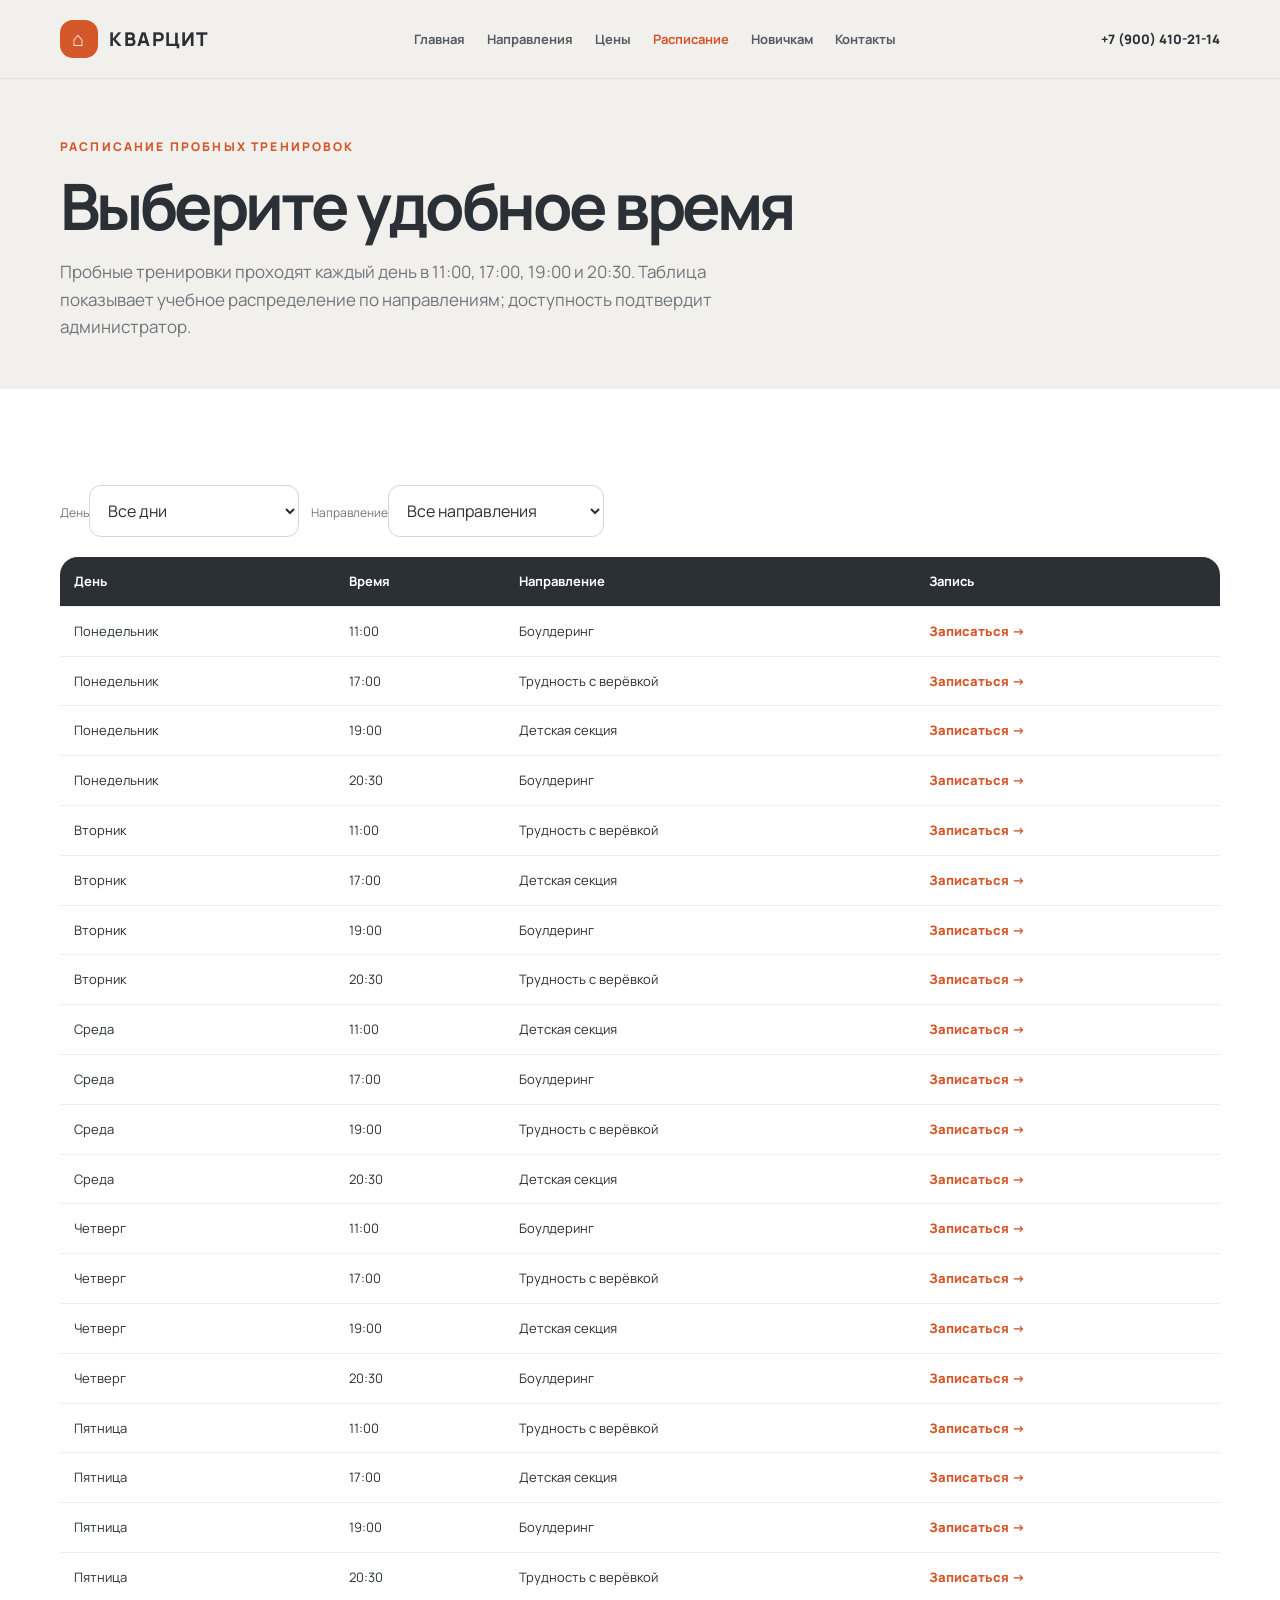
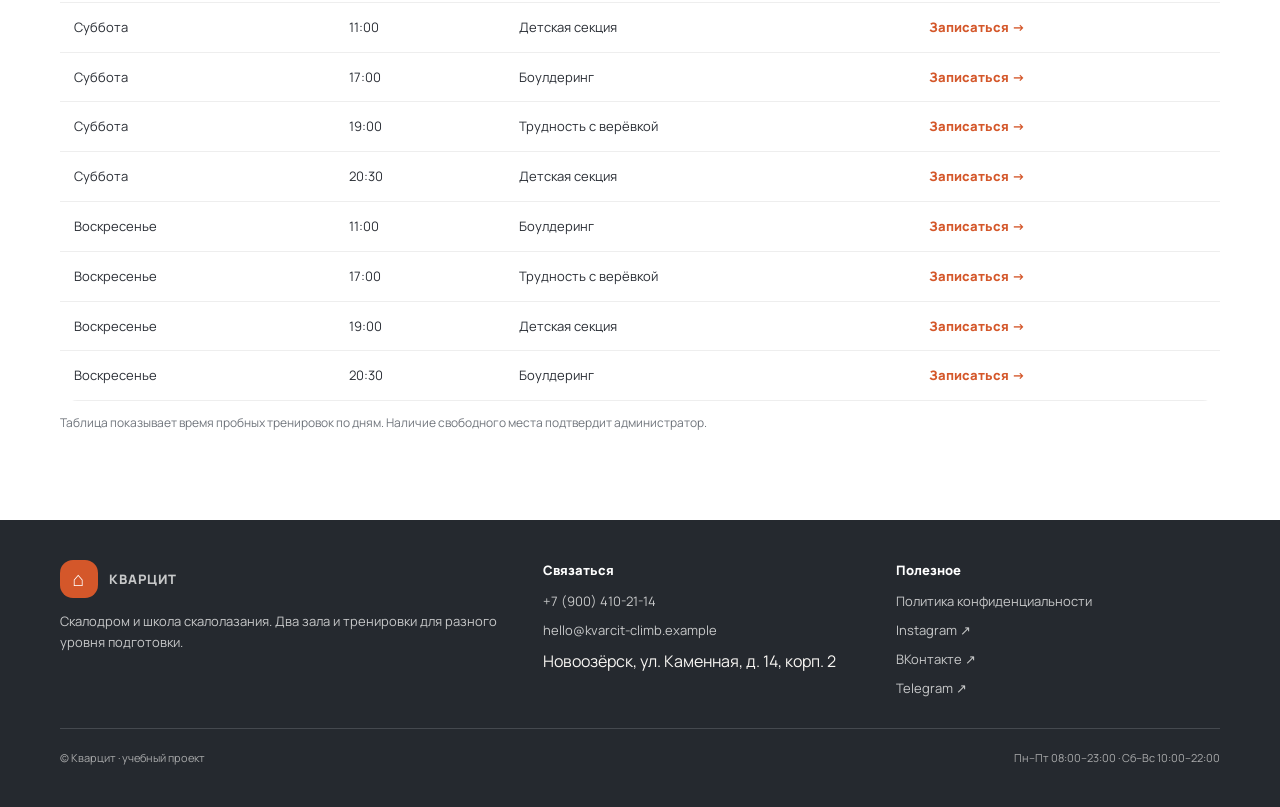
<file: schedule.html>
<!doctype html><html lang="ru"><head><meta charset="utf-8"><meta name="viewport" content="width=device-width,initial-scale=1"><title>Расписание скалодрома «Кварцит»</title><meta name="description" content="Расписание пробных тренировок на неделю: ежедневно в 11:00, 17:00, 19:00 и 20:30."><meta property="og:title" content="Расписание скалодрома «Кварцит»"><meta property="og:description" content="Расписание пробных тренировок на неделю: ежедневно в 11:00, 17:00, 19:00 и 20:30."><meta property="og:image" content="img/og.png"><link rel="icon" href="img/favicon.svg" type="image/svg+xml"><link rel="stylesheet" href="css/style.css"><script defer src="js/config.js"></script><script defer src="js/analytics.js"></script><script defer src="js/site.js"></script></head><body><a class="skip-link" href="#main">К содержанию</a><header class="site-header"><div class="wrap header-row"><a class="brand" href="index.html"><span class="brand-mark">⌂</span> КВАРЦИТ</a><button class="menu-toggle" aria-expanded="false" aria-label="Открыть меню">Меню</button><nav class="nav" aria-label="Основная навигация"><a  href="index.html">Главная</a><a  href="programs.html">Направления</a><a  href="prices.html">Цены</a><a aria-current=page href="schedule.html">Расписание</a><a  href="first-visit.html">Новичкам</a><a  href="contacts.html">Контакты</a></nav><a class="header-phone" href="tel:+79004102114" data-event="contact_click" data-contact-type="phone">+7 (900) 410-21-14</a></div></header><main id="main"><section class="page-hero"><div class="wrap"><div class="eyebrow">Расписание пробных тренировок</div><h1>Выберите удобное время</h1><p>Пробные тренировки проходят каждый день в 11:00, 17:00, 19:00 и 20:30. Таблица показывает учебное распределение по направлениям; доступность подтвердит администратор.</p></div></section><section class="section white"><div class="wrap"><div class="filter-row"><label><span class="hint">День</span><select id="filter-day" name="day"><option value="">Все дни</option><option>Понедельник</option><option>Вторник</option><option>Среда</option><option>Четверг</option><option>Пятница</option><option>Суббота</option><option>Воскресенье</option></select></label><label><span class="hint">Направление</span><select id="filter-direction" name="direction"><option value="">Все направления</option><option value="Боулдеринг">Боулдеринг</option><option value="Трудность с верёвкой">Трудность с верёвкой</option><option value="Детская секция">Детская секция</option></select></label></div><div style="overflow-x:auto"><table class="schedule-table"><thead><tr><th>День</th><th>Время</th><th>Направление</th><th>Запись</th></tr></thead><tbody id="schedule-body"></tbody></table></div><p class="hint">Таблица показывает время пробных тренировок по дням. Наличие свободного места подтвердит администратор.</p></div></section></main><footer class="site-footer"><div class="wrap"><div class="footer-row"><div><a class="brand" href="index.html"><span class="brand-mark">⌂</span> КВАРЦИТ</a><p>Скалодром и школа скалолазания. Два зала и тренировки для разного уровня подготовки.</p></div><div><div class="footer-title">Связаться</div><div class="footer-links"><a href="tel:+79004102114" data-event="contact_click" data-contact-type="phone">+7 (900) 410-21-14</a><a href="mailto:hello@kvarcit-climb.example" data-event="contact_click" data-contact-type="email">hello@kvarcit-climb.example</a><span>Новоозёрск, ул. Каменная, д. 14, корп. 2</span></div></div><div><div class="footer-title">Полезное</div><div class="footer-links"><a href="privacy.html">Политика конфиденциальности</a><a href="https://instagram.com/" target="_blank" rel="noopener" data-event="social_click" data-network="instagram" data-page-section="footer">Instagram ↗</a><a href="https://vk.com/" target="_blank" rel="noopener" data-event="social_click" data-network="vk" data-page-section="footer">ВКонтакте ↗</a><a href="https://t.me/" target="_blank" rel="noopener" data-event="social_click" data-network="telegram" data-page-section="footer">Telegram ↗</a></div></div></div><div class="footer-bottom"><span>© Кварцит · учебный проект</span><span>Пн–Пт 08:00–23:00 · Сб–Вс 10:00–22:00</span></div></div></footer></body></html>
</file>
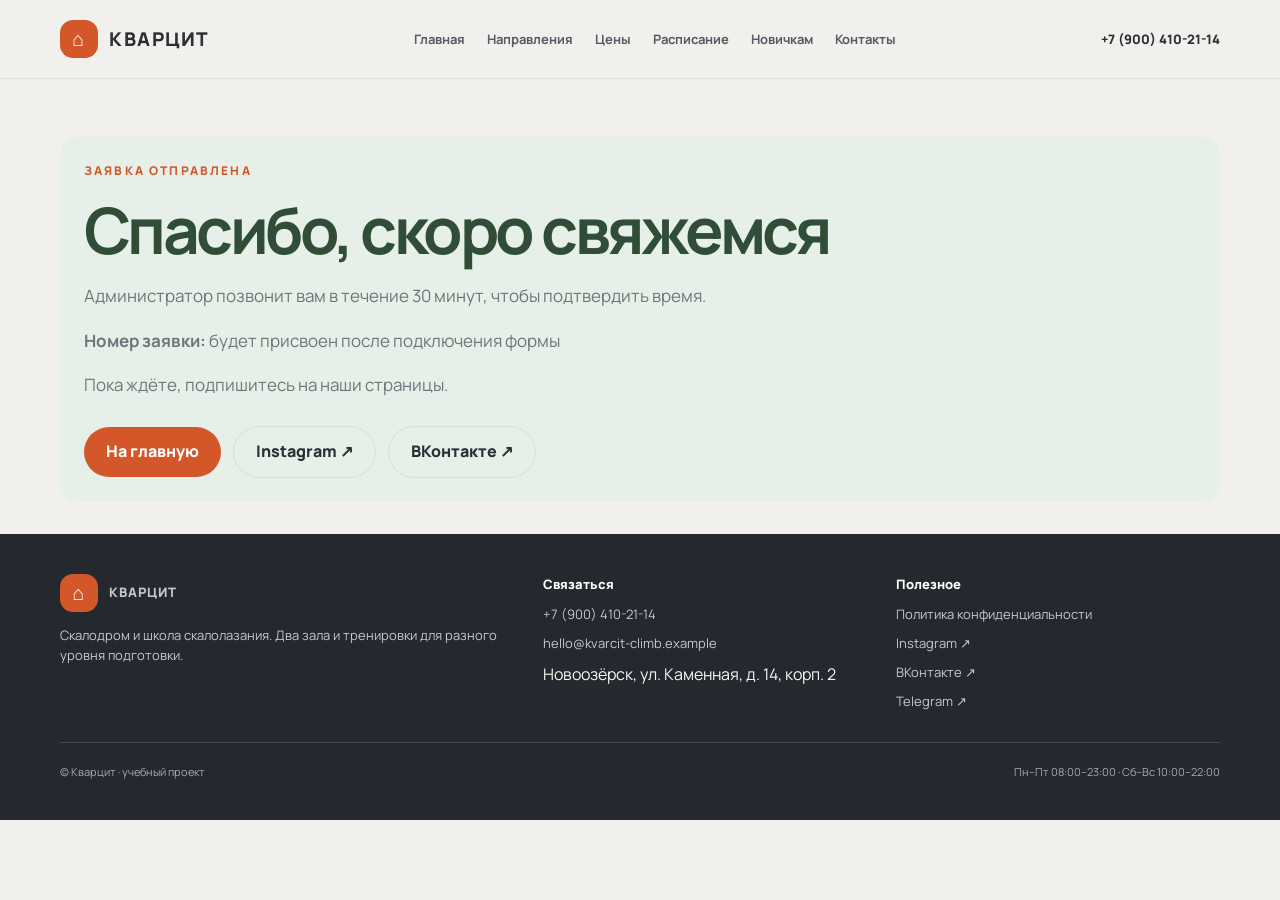
<file: thanks.html>
<!doctype html><html lang="ru"><head><meta charset="utf-8"><meta name="viewport" content="width=device-width,initial-scale=1"><title>Спасибо за заявку — «Кварцит»</title><meta name="description" content="Заявка получена. Администратор свяжется с вами в течение 30 минут."><meta property="og:title" content="Спасибо за заявку — «Кварцит»"><meta property="og:description" content="Заявка получена. Администратор свяжется с вами в течение 30 минут."><meta property="og:image" content="img/og.png"><link rel="icon" href="img/favicon.svg" type="image/svg+xml"><link rel="stylesheet" href="css/style.css"><script defer src="js/config.js"></script><script defer src="js/analytics.js"></script><script defer src="js/site.js"></script></head><body><a class="skip-link" href="#main">К содержанию</a><header class="site-header"><div class="wrap header-row"><a class="brand" href="index.html"><span class="brand-mark">⌂</span> КВАРЦИТ</a><button class="menu-toggle" aria-expanded="false" aria-label="Открыть меню">Меню</button><nav class="nav" aria-label="Основная навигация"><a  href="index.html">Главная</a><a  href="programs.html">Направления</a><a  href="prices.html">Цены</a><a  href="schedule.html">Расписание</a><a  href="first-visit.html">Новичкам</a><a  href="contacts.html">Контакты</a></nav><a class="header-phone" href="tel:+79004102114" data-event="contact_click" data-contact-type="phone">+7 (900) 410-21-14</a></div></header><main id="main"><section class="page-hero"><div class="wrap"><div class="success-box"><div class="eyebrow">Заявка отправлена</div><h1>Спасибо, скоро свяжемся</h1><p>Администратор позвонит вам в течение 30 минут, чтобы подтвердить время.</p><p><b>Номер заявки:</b> <span data-request-id>—</span></p><p>Пока ждёте, подпишитесь на наши страницы.</p><div class="hero-actions"><a class="button" href="index.html">На главную</a><a class="button secondary" href="https://instagram.com/" target="_blank" rel="noopener" data-event="social_click" data-network="instagram" data-page-section="thanks">Instagram ↗</a><a class="button secondary" href="https://vk.com/" target="_blank" rel="noopener" data-event="social_click" data-network="vk" data-page-section="thanks">ВКонтакте ↗</a></div></div></div></section></main><footer class="site-footer"><div class="wrap"><div class="footer-row"><div><a class="brand" href="index.html"><span class="brand-mark">⌂</span> КВАРЦИТ</a><p>Скалодром и школа скалолазания. Два зала и тренировки для разного уровня подготовки.</p></div><div><div class="footer-title">Связаться</div><div class="footer-links"><a href="tel:+79004102114" data-event="contact_click" data-contact-type="phone">+7 (900) 410-21-14</a><a href="mailto:hello@kvarcit-climb.example" data-event="contact_click" data-contact-type="email">hello@kvarcit-climb.example</a><span>Новоозёрск, ул. Каменная, д. 14, корп. 2</span></div></div><div><div class="footer-title">Полезное</div><div class="footer-links"><a href="privacy.html">Политика конфиденциальности</a><a href="https://instagram.com/" target="_blank" rel="noopener" data-event="social_click" data-network="instagram" data-page-section="footer">Instagram ↗</a><a href="https://vk.com/" target="_blank" rel="noopener" data-event="social_click" data-network="vk" data-page-section="footer">ВКонтакте ↗</a><a href="https://t.me/" target="_blank" rel="noopener" data-event="social_click" data-network="telegram" data-page-section="footer">Telegram ↗</a></div></div></div><div class="footer-bottom"><span>© Кварцит · учебный проект</span><span>Пн–Пт 08:00–23:00 · Сб–Вс 10:00–22:00</span></div></div></footer></body></html>
</file>
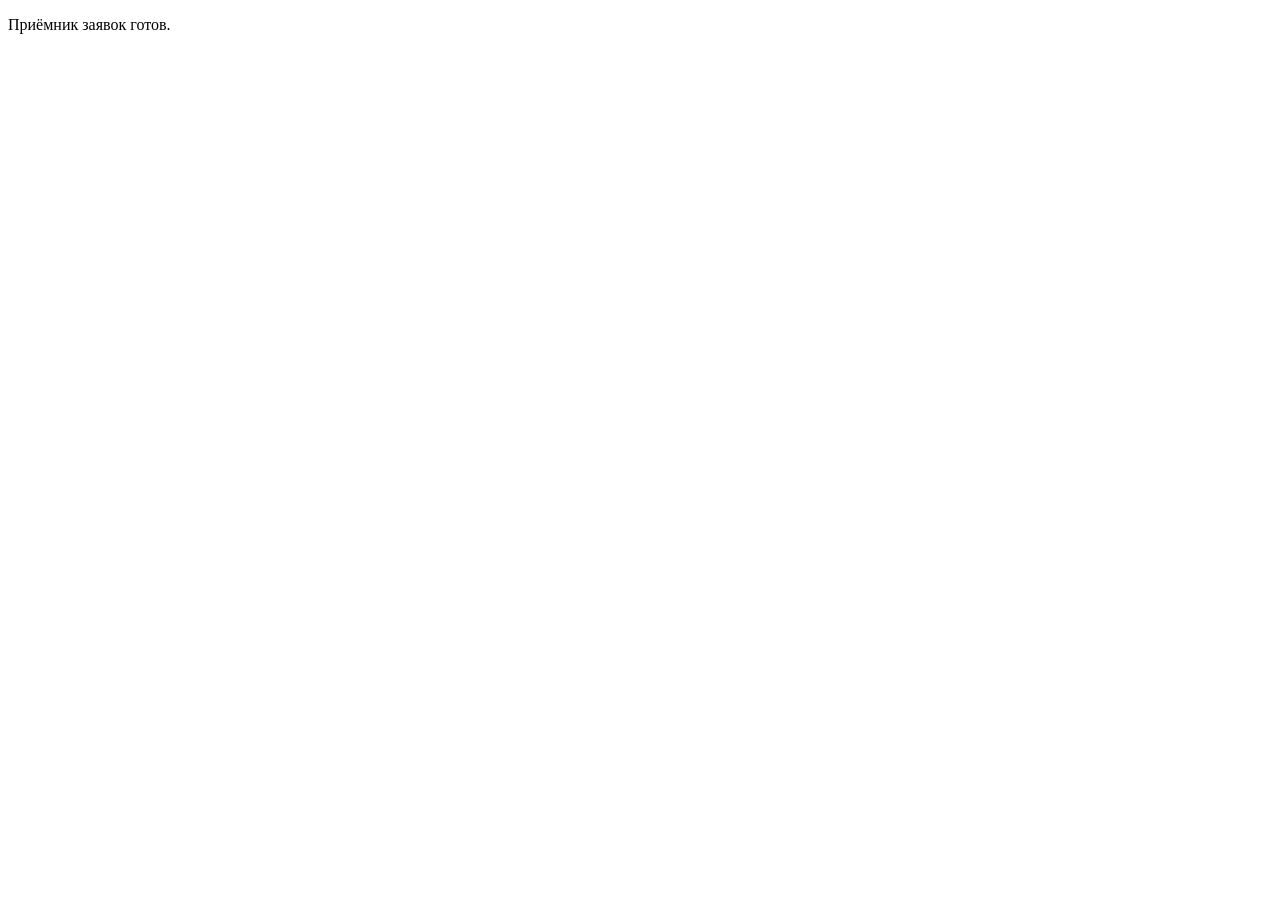
<file: apps-script/Bridge.html>
<!doctype html>
<html>
  <head>
    <base target="_top">
    <meta charset="utf-8">
    <meta name="viewport" content="width=device-width, initial-scale=1">
    <title>Кварцит — приёмник заявок</title>
  </head>
  <body>
    <p id="status">Приёмник заявок готов.</p>
    <script>
      const allowedOrigins = new Set([
        'https://tz-01-skalodrom-kvarcit.vercel.app'
      ]);
      let busy = false;

      window.addEventListener('message', function(event) {
        if (event.source !== window.top || !allowedOrigins.has(event.origin)) return;
        const message = event.data;
        if (!message || message.type !== 'kvarcit-submit' || busy) return;

        busy = true;
        const payload = message.payload || {};
        const requestId = String(payload.request_id || '');
        google.script.run
          .withSuccessHandler(function(result) {
            busy = false;
            window.top.postMessage({
              type: 'kvarcit-lead-result',
              requestId: requestId,
              ok: Boolean(result && result.ok),
              result: result || null
            }, event.origin);
          })
          .withFailureHandler(function(error) {
            busy = false;
            window.top.postMessage({
              type: 'kvarcit-lead-result',
              requestId: requestId,
              ok: false,
              error: error && error.message ? error.message : 'Не удалось сохранить заявку.'
            }, event.origin);
          })
          .saveLead(payload);
      });

      window.top.postMessage({ type: 'kvarcit-bridge-ready' }, '*');
    </script>
  </body>
</html>
</file>
<file: css/style.css>
@import url('https://fonts.googleapis.com/css2?family=Manrope:wght@400;500;600;700;800&display=swap');
:root{--terra:#d4572a;--ink:#2b2f36;--muted:#70757c;--paper:#f2f0ed;--white:#fff;--line:#dedbd6;--green:#516e5a;--radius:22px;--shadow:0 18px 55px rgba(43,47,54,.09)}
*{box-sizing:border-box}html{scroll-behavior:smooth}body{margin:0;background:var(--paper);color:var(--ink);font:16px/1.6 Manrope,Arial,sans-serif}a{color:inherit;text-decoration:none}img{display:block;max-width:100%}button,input,select,textarea{font:inherit}button,.button{min-height:48px;border:0;border-radius:999px;padding:12px 22px;background:var(--terra);color:white;font-weight:800;display:inline-flex;align-items:center;justify-content:center;gap:9px;cursor:pointer;transition:.2s transform,.2s background}button:hover,.button:hover{background:#b94620;transform:translateY(-2px)}:focus-visible{outline:3px solid #ef9a74;outline-offset:3px}.wrap{width:min(1160px,calc(100% - 40px));margin:auto}.site-header{position:sticky;top:0;z-index:20;background:rgba(242,240,237,.92);backdrop-filter:blur(14px);border-bottom:1px solid rgba(43,47,54,.08)}.header-row{min-height:78px;display:flex;align-items:center;justify-content:space-between;gap:24px}.brand{font-size:19px;font-weight:900;letter-spacing:.08em;display:flex;align-items:center;gap:11px}.brand-mark{width:38px;height:38px;border-radius:13px;background:var(--terra);color:white;display:grid;place-items:center;font-size:20px}.nav{display:flex;gap:22px;align-items:center}.nav a{font-size:13px;font-weight:700;color:#555b62}.nav a:hover,.nav a[aria-current=page]{color:var(--terra)}.header-phone{font-size:13px;font-weight:800;white-space:nowrap}.menu-toggle{display:none;background:transparent;color:var(--ink);border:1px solid var(--line);padding:8px 14px}.hero{padding:64px 0 70px}.hero-grid{display:grid;grid-template-columns:1.05fr .95fr;align-items:center;gap:48px}.eyebrow{color:var(--terra);font-size:12px;font-weight:900;text-transform:uppercase;letter-spacing:.18em}.hero h1,.page-hero h1{font-size:clamp(42px,6vw,76px);line-height:1.02;letter-spacing:-.055em;margin:17px 0 20px}.hero p,.lead{font-size:18px;color:#646a71;max-width:580px}.hero-actions{display:flex;gap:12px;align-items:center;flex-wrap:wrap;margin-top:28px}.button.secondary{background:transparent;border:1px solid var(--line);color:var(--ink)}.button.secondary:hover{background:white}.hero-note{font-size:13px;color:var(--muted);margin-top:15px}.hero-art{position:relative;min-height:470px;border-radius:34px;overflow:hidden;background:linear-gradient(145deg,#eb9c70 0%,#d4572a 48%,#7d3828 100%);box-shadow:var(--shadow)}.hero-art:before{content:"";position:absolute;inset:0;background:radial-gradient(circle at 72% 22%,rgba(255,255,255,.25),transparent 24%),linear-gradient(20deg,transparent 30%,rgba(43,47,54,.45) 31% 32%,transparent 33% 55%,rgba(43,47,54,.4) 56% 57%,transparent 58%)}.wall-holds{position:absolute;inset:0;opacity:.85;background-image:radial-gradient(circle at 20% 18%,#f5bf65 0 8px,transparent 9px),radial-gradient(circle at 43% 33%,#f4e7cf 0 10px,transparent 11px),radial-gradient(circle at 68% 14%,#f5bf65 0 9px,transparent 10px),radial-gradient(circle at 82% 42%,#fff 0 8px,transparent 9px),radial-gradient(circle at 28% 68%,#fff 0 9px,transparent 10px),radial-gradient(circle at 62% 76%,#f5bf65 0 11px,transparent 12px),radial-gradient(circle at 90% 82%,#fff 0 8px,transparent 9px)}.climber{position:absolute;left:48%;top:20%;width:130px;height:250px;transform:rotate(18deg)}.climber:before{content:"";position:absolute;width:42px;height:42px;border-radius:50%;background:#f2c39c;left:47px;top:0;box-shadow:0 0 0 9px rgba(43,47,54,.2)}.climber:after{content:"";position:absolute;width:70px;height:130px;border-radius:42% 48% 25% 25%;background:#2b2f36;left:31px;top:52px;transform:rotate(-12deg);box-shadow:-38px 78px 0 -22px #e4b249,48px 77px 0 -22px #e4b249}.climber-limb{position:absolute;width:14px;height:105px;background:#d5a47e;border-radius:9px;left:15px;top:48px;transform:rotate(-45deg);box-shadow:120px -18px 0 #d5a47e}.art-label{position:absolute;bottom:24px;left:24px;padding:11px 16px;background:rgba(255,255,255,.9);border-radius:999px;font-size:12px;font-weight:800}.section{padding:76px 0}.section.white{background:white}.section-heading{display:flex;justify-content:space-between;align-items:end;gap:20px;margin-bottom:30px}.section h2,.page-title{font-size:clamp(30px,4vw,48px);letter-spacing:-.045em;line-height:1.08;margin:8px 0}.section-heading p{max-width:460px;color:var(--muted);margin:0}.grid-4{display:grid;grid-template-columns:repeat(4,1fr);gap:16px}.grid-3{display:grid;grid-template-columns:repeat(3,1fr);gap:18px}.card{background:white;border:1px solid rgba(43,47,54,.07);border-radius:var(--radius);padding:24px;box-shadow:0 8px 32px rgba(43,47,54,.04)}.card h3{font-size:20px;line-height:1.25;margin:12px 0}.card p{color:var(--muted);font-size:14px}.card-icon{width:48px;height:48px;border-radius:15px;background:#fbe6dc;color:var(--terra);display:grid;place-items:center;font-size:23px}.text-link{color:var(--terra);font-weight:800;font-size:13px}.steps{counter-reset:step;display:grid;grid-template-columns:repeat(4,1fr);gap:14px}.step{padding:24px;border-top:2px solid var(--terra);background:#f8f7f5;border-radius:0 0 18px 18px}.step:before{counter-increment:step;content:"0" counter(step);font-size:12px;font-weight:900;color:var(--terra)}.step h3{margin:10px 0 4px}.step p{font-size:13px;color:var(--muted);margin:0}.gallery{display:grid;grid-template-columns:1.3fr 1fr 1fr;grid-template-rows:180px 180px;gap:12px}.gallery-tile{border-radius:20px;position:relative;overflow:hidden;cursor:pointer;background:linear-gradient(135deg,#c65831,#522f2a)}.gallery-tile:nth-child(2){background:linear-gradient(135deg,#829286,#303a38)}.gallery-tile:nth-child(3){background:linear-gradient(135deg,#d5ae63,#8f482c)}.gallery-tile:nth-child(4){background:linear-gradient(135deg,#555e67,#222a31)}.gallery-tile:nth-child(5){background:linear-gradient(135deg,#b77b54,#492c28)}.gallery-tile:nth-child(6){background:linear-gradient(135deg,#80968a,#40514b)}.gallery-tile:first-child{grid-row:span 2}.gallery-tile:after{content:"";position:absolute;inset:0;background:linear-gradient(150deg,transparent 35%,rgba(20,22,24,.45)),radial-gradient(circle at 35% 35%,rgba(247,199,105,.85) 0 7px,transparent 8px),radial-gradient(circle at 70% 22%,rgba(255,255,255,.8) 0 8px,transparent 9px),radial-gradient(circle at 62% 70%,rgba(245,183,87,.9) 0 10px,transparent 11px)}.gallery-tile span{position:absolute;bottom:15px;left:17px;color:white;font-size:13px;font-weight:800;z-index:1}.quote{font-size:15px!important;color:var(--ink)!important}.quote-by{font-size:12px;color:var(--muted);font-weight:800}.faq-item{border-bottom:1px solid var(--line);padding:18px 0}.faq-item summary{cursor:pointer;font-weight:800;list-style:none;display:flex;justify-content:space-between}.faq-item summary:after{content:"+";color:var(--terra);font-size:20px}.faq-item[open] summary:after{content:"−"}.faq-item p{color:var(--muted);max-width:760px}.banner{background:var(--ink);color:white;border-radius:30px;padding:38px;display:flex;align-items:center;justify-content:space-between;gap:20px}.banner h2{font-size:clamp(27px,4vw,42px);margin:0;max-width:650px}.page-hero{padding:58px 0 32px}.page-hero h1{font-size:clamp(40px,5vw,64px);max-width:850px}.page-hero p{color:var(--muted);font-size:17px;max-width:700px}.price{font-size:31px;font-weight:900;letter-spacing:-.04em}.price small{font-size:13px;color:var(--muted);letter-spacing:0}.tag{display:inline-block;background:#fbe6dc;color:#ae421f;border-radius:999px;padding:5px 10px;font-size:11px;font-weight:900}.calc{background:var(--ink);color:white;border-radius:28px;padding:30px;display:grid;grid-template-columns:1fr 1.2fr;gap:28px;align-items:center}.calc label{font-weight:800}.calc input{display:block;width:100%;margin-top:9px;padding:14px;border:1px solid #6c7075;background:#3b4047;color:white;border-radius:12px}.calc-result{padding:20px;background:rgba(255,255,255,.09);border-radius:18px}.calc-result strong{font-size:25px}.schedule-table{width:100%;border-collapse:collapse;background:white;border-radius:18px;overflow:hidden}.schedule-table th,.schedule-table td{text-align:left;padding:14px;border-bottom:1px solid #eee;font-size:13px}.schedule-table th{background:var(--ink);color:white}.filter-row{display:flex;gap:12px;flex-wrap:wrap;margin:20px 0}.filter-row select,.field input,.field select,.field textarea{width:100%;padding:13px 14px;border:1px solid #d8d5d0;border-radius:12px;background:white;color:var(--ink)}.filter-row select{width:auto;min-width:210px}.checklist{display:grid;grid-template-columns:repeat(2,1fr);gap:10px}.check{padding:15px;background:white;border-radius:14px;font-weight:700;font-size:14px}.check:before{content:"✓";color:var(--terra);font-weight:900;margin-right:10px}.form-card{background:white;padding:30px;border-radius:26px;box-shadow:var(--shadow)}.form-grid{display:grid;grid-template-columns:1fr 1fr;gap:16px}.field label{display:block;font-size:13px;font-weight:800;margin-bottom:6px}.field small,.hint{font-size:12px;color:var(--muted)}.consent{display:flex;gap:10px;align-items:flex-start;margin:18px 0;font-size:13px}.consent input{margin-top:5px;accent-color:var(--terra)}.form-message{min-height:24px;color:#a93823;font-size:13px}.contact-layout{display:grid;grid-template-columns:1.1fr .9fr;gap:28px;align-items:start}.contact-info .card{margin-bottom:12px}.site-footer{padding:40px 0;background:#25292f;color:#f7f5f2}.footer-row{display:grid;grid-template-columns:1.4fr 1fr 1fr;gap:30px}.footer-row p,.footer-row a{font-size:13px;color:#c7c8c9}.footer-links{display:grid;gap:8px}.footer-title{font-size:13px;font-weight:900;color:white;margin-bottom:10px}.footer-bottom{border-top:1px solid #45494f;margin-top:30px;padding-top:20px;font-size:11px;color:#a9aaab;display:flex;justify-content:space-between;gap:12px}.notice{padding:14px 17px;border-radius:14px;background:#fff5e5;color:#685735;font-size:13px}.success-box{padding:24px;background:#e7f0e8;border-radius:18px;color:#304d37}.skip-link{position:absolute;left:-9999px}.skip-link:focus{left:12px;top:12px;background:white;padding:10px;z-index:100}
@media(max-width:900px){.nav{gap:12px}.nav a{font-size:12px}.header-phone{display:none}.grid-4{grid-template-columns:repeat(2,1fr)}.hero-grid{gap:28px}.hero-art{min-height:400px}}
@media(max-width:680px){.wrap{width:min(100% - 28px,560px)}.header-row{min-height:68px}.menu-toggle{display:inline-flex}.nav{display:none;position:absolute;left:0;right:0;top:68px;background:var(--paper);padding:15px 20px 22px;box-shadow:var(--shadow);flex-direction:column;align-items:stretch}.nav.is-open{display:flex}.nav a{padding:9px 2px;font-size:14px}.hero{padding:36px 0 45px}.hero-grid,.contact-layout,.calc{grid-template-columns:1fr}.hero h1,.page-hero h1{font-size:43px}.hero-art{min-height:350px}.section{padding:54px 0}.section-heading{display:block}.section-heading p{margin-top:12px}.grid-3{grid-template-columns:1fr}.grid-4{gap:10px}.card{padding:19px}.steps{grid-template-columns:1fr 1fr}.gallery{grid-template-columns:1fr 1fr;grid-template-rows:150px 150px 150px}.gallery-tile:first-child{grid-row:auto}.banner{display:block;padding:27px}.banner .button{margin-top:18px}.form-grid{grid-template-columns:1fr}.checklist{grid-template-columns:1fr}.schedule-table th,.schedule-table td{padding:10px 7px;font-size:11px}.footer-row{grid-template-columns:1fr 1fr}.footer-row>div:first-child{grid-column:1/-1}.footer-bottom{display:block}.hero-actions .button{width:100%}}
@media(max-width:390px){.grid-4{grid-template-columns:1fr}.steps{grid-template-columns:1fr}.hero h1,.page-hero h1{font-size:38px}}
</file>
